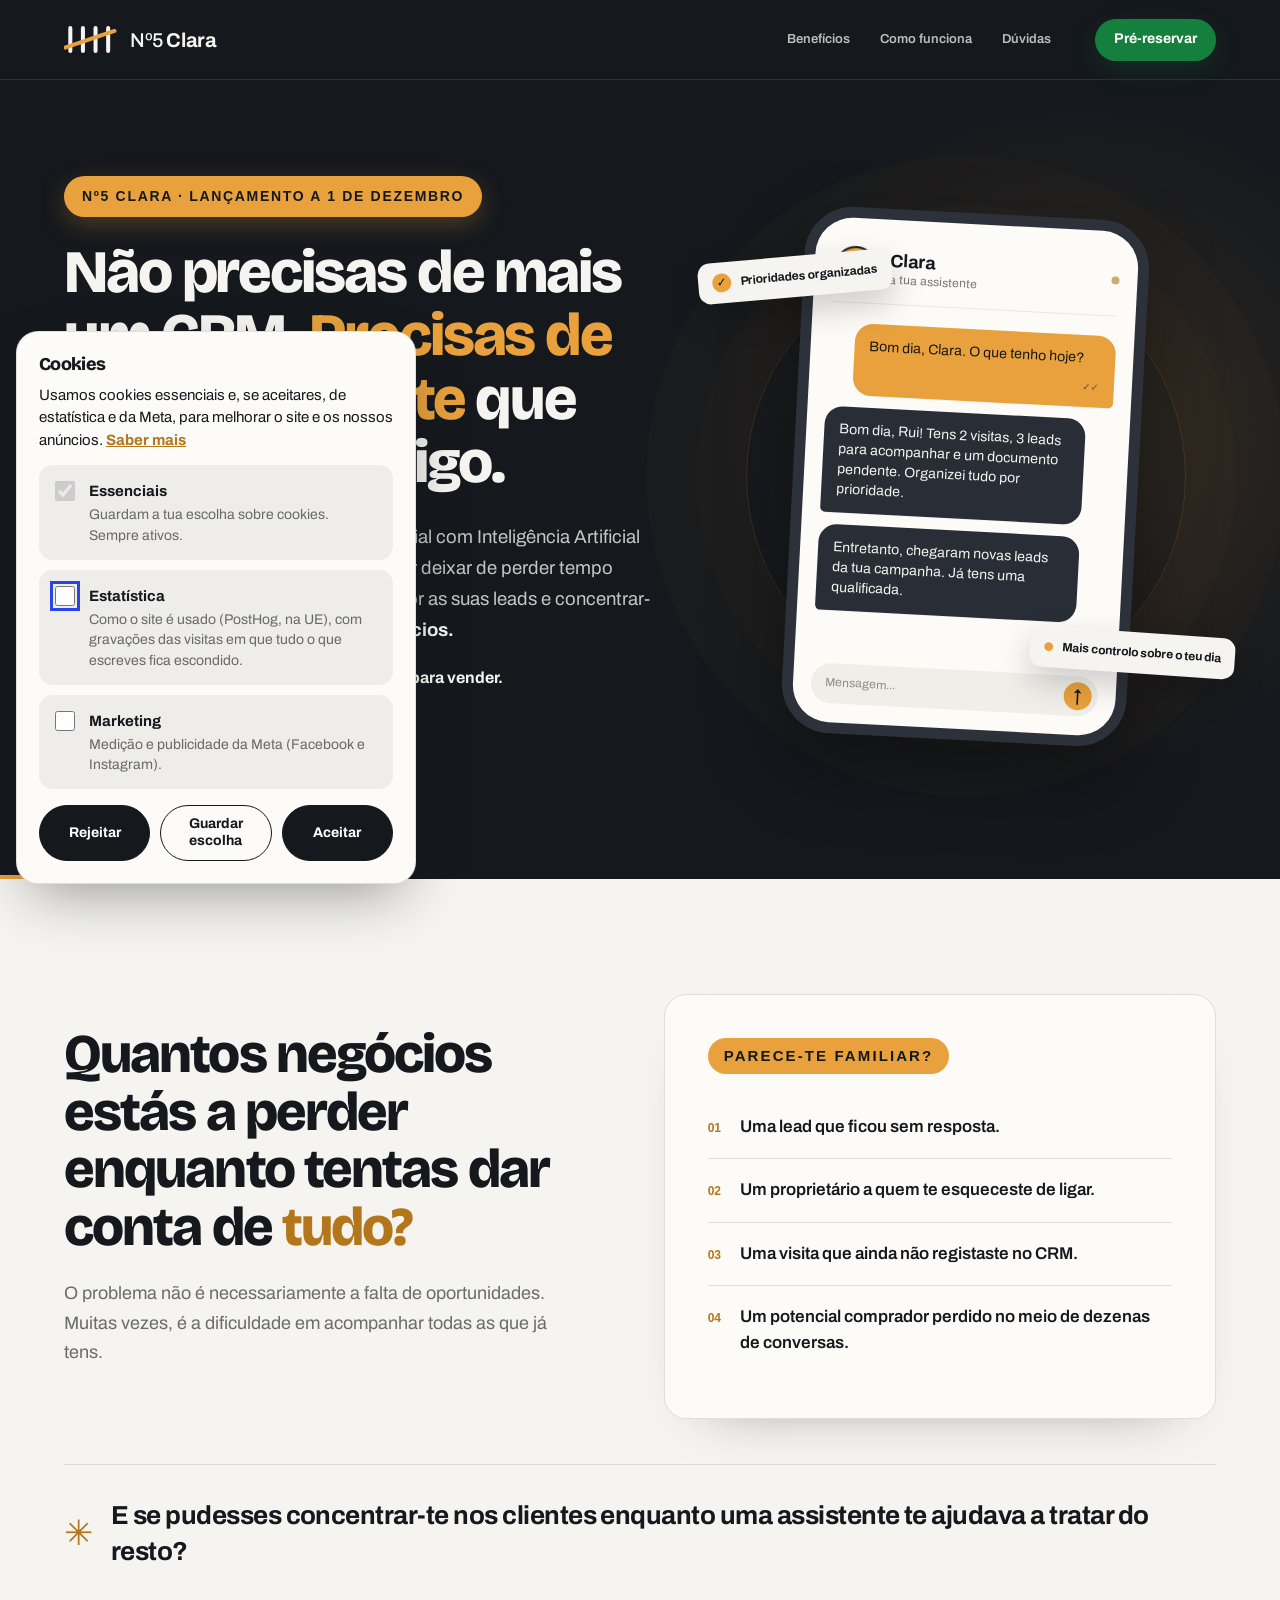
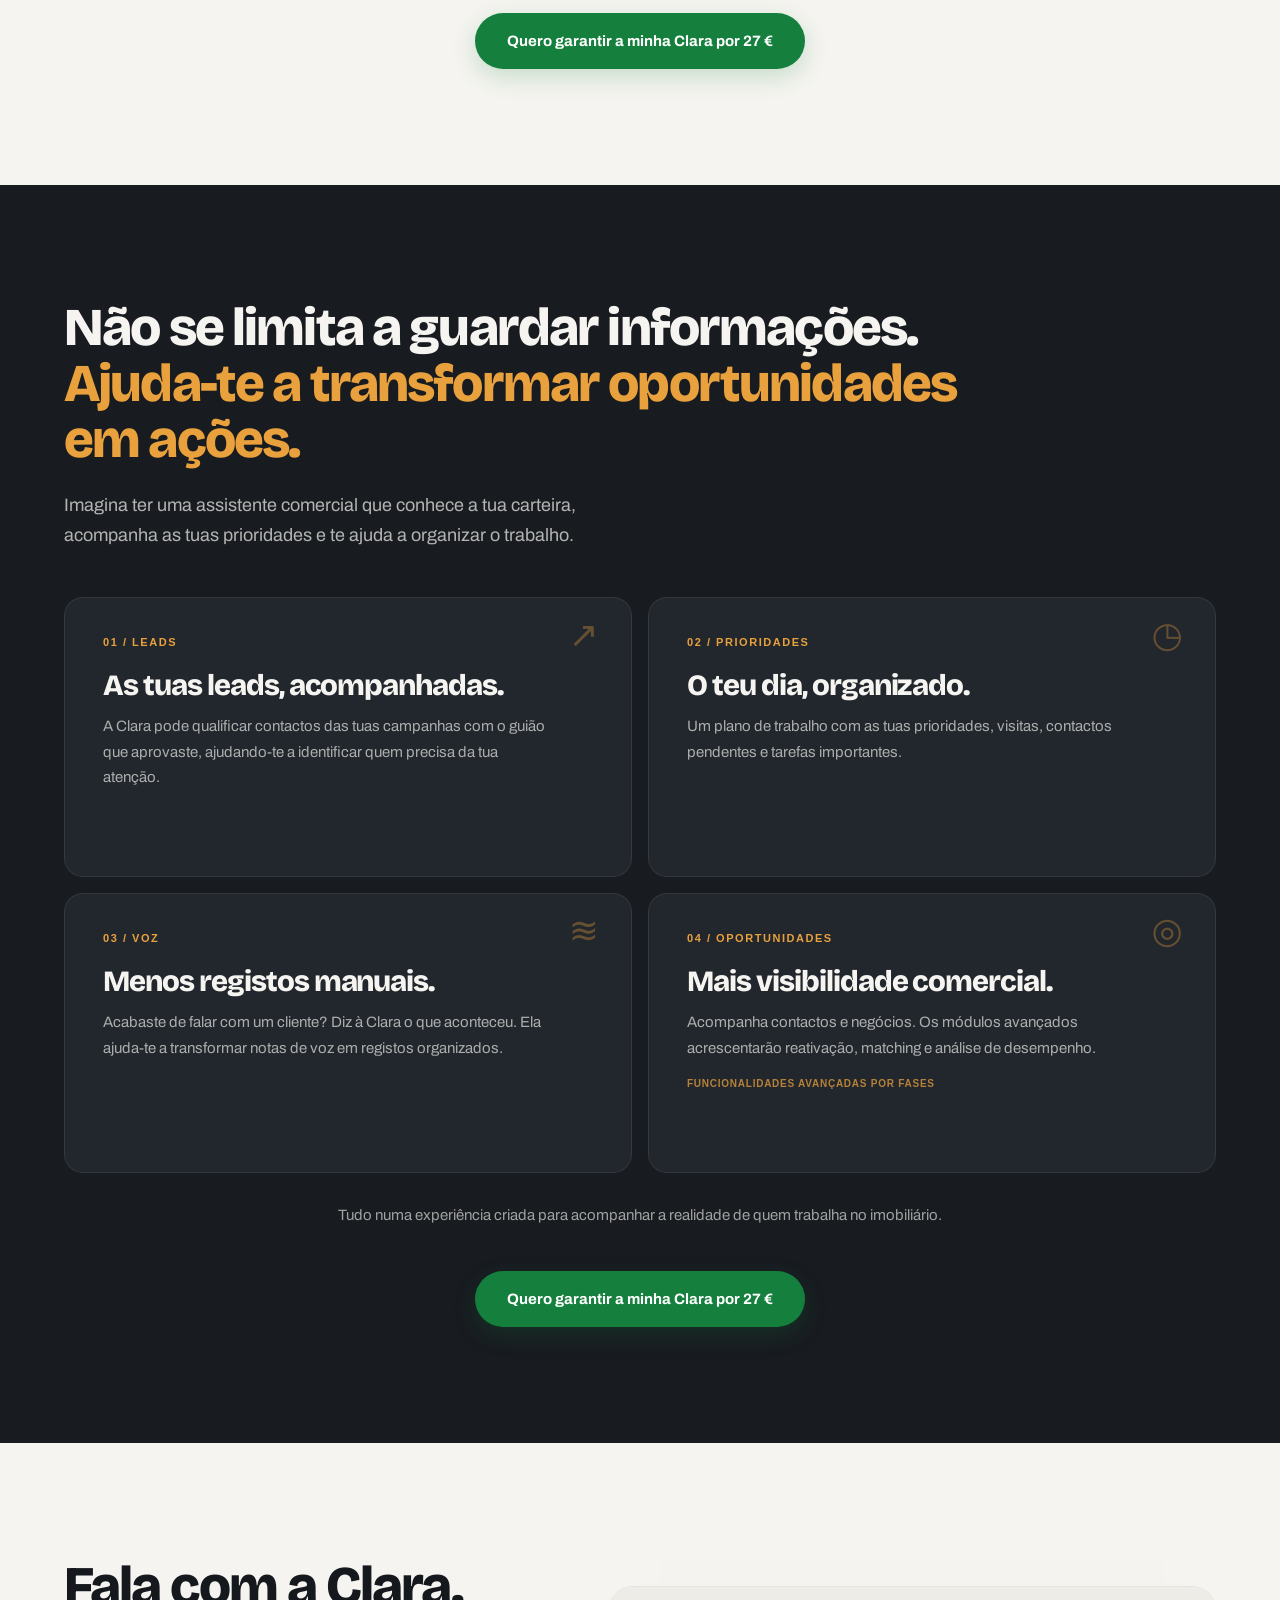
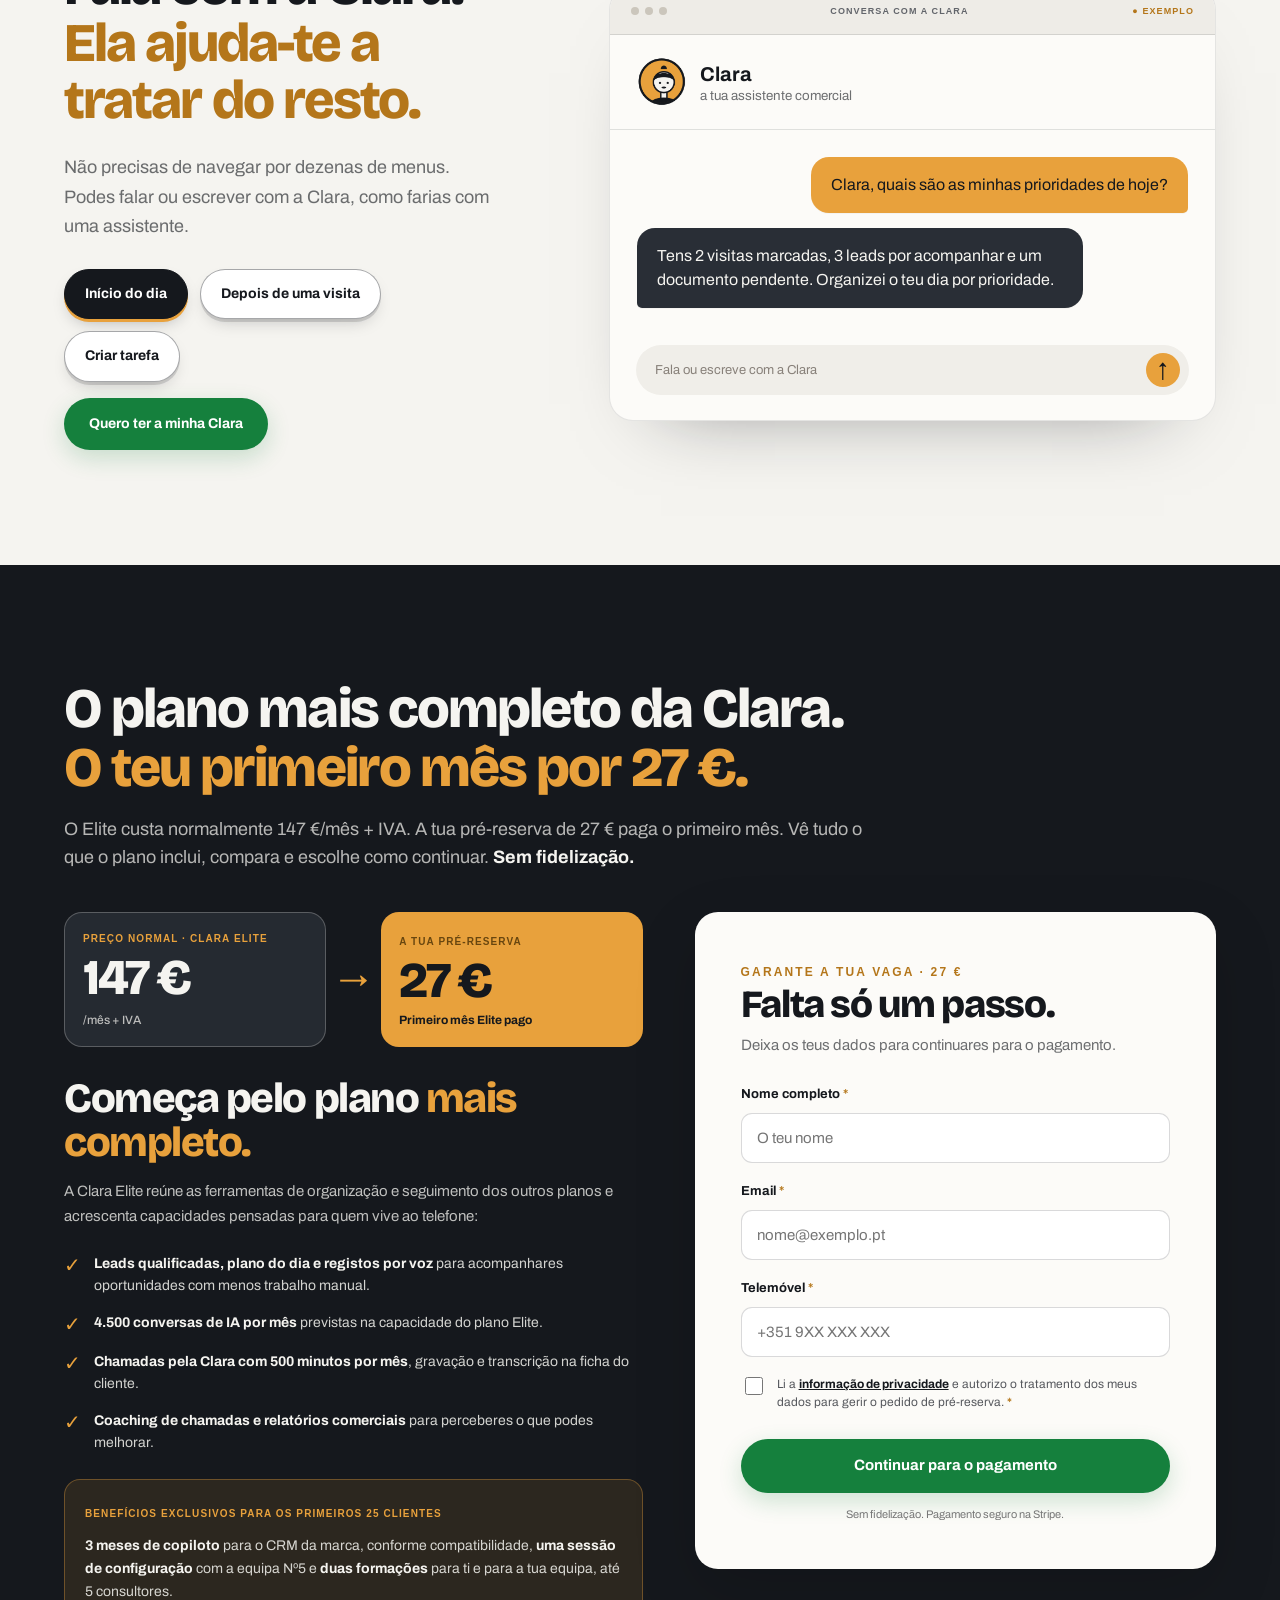
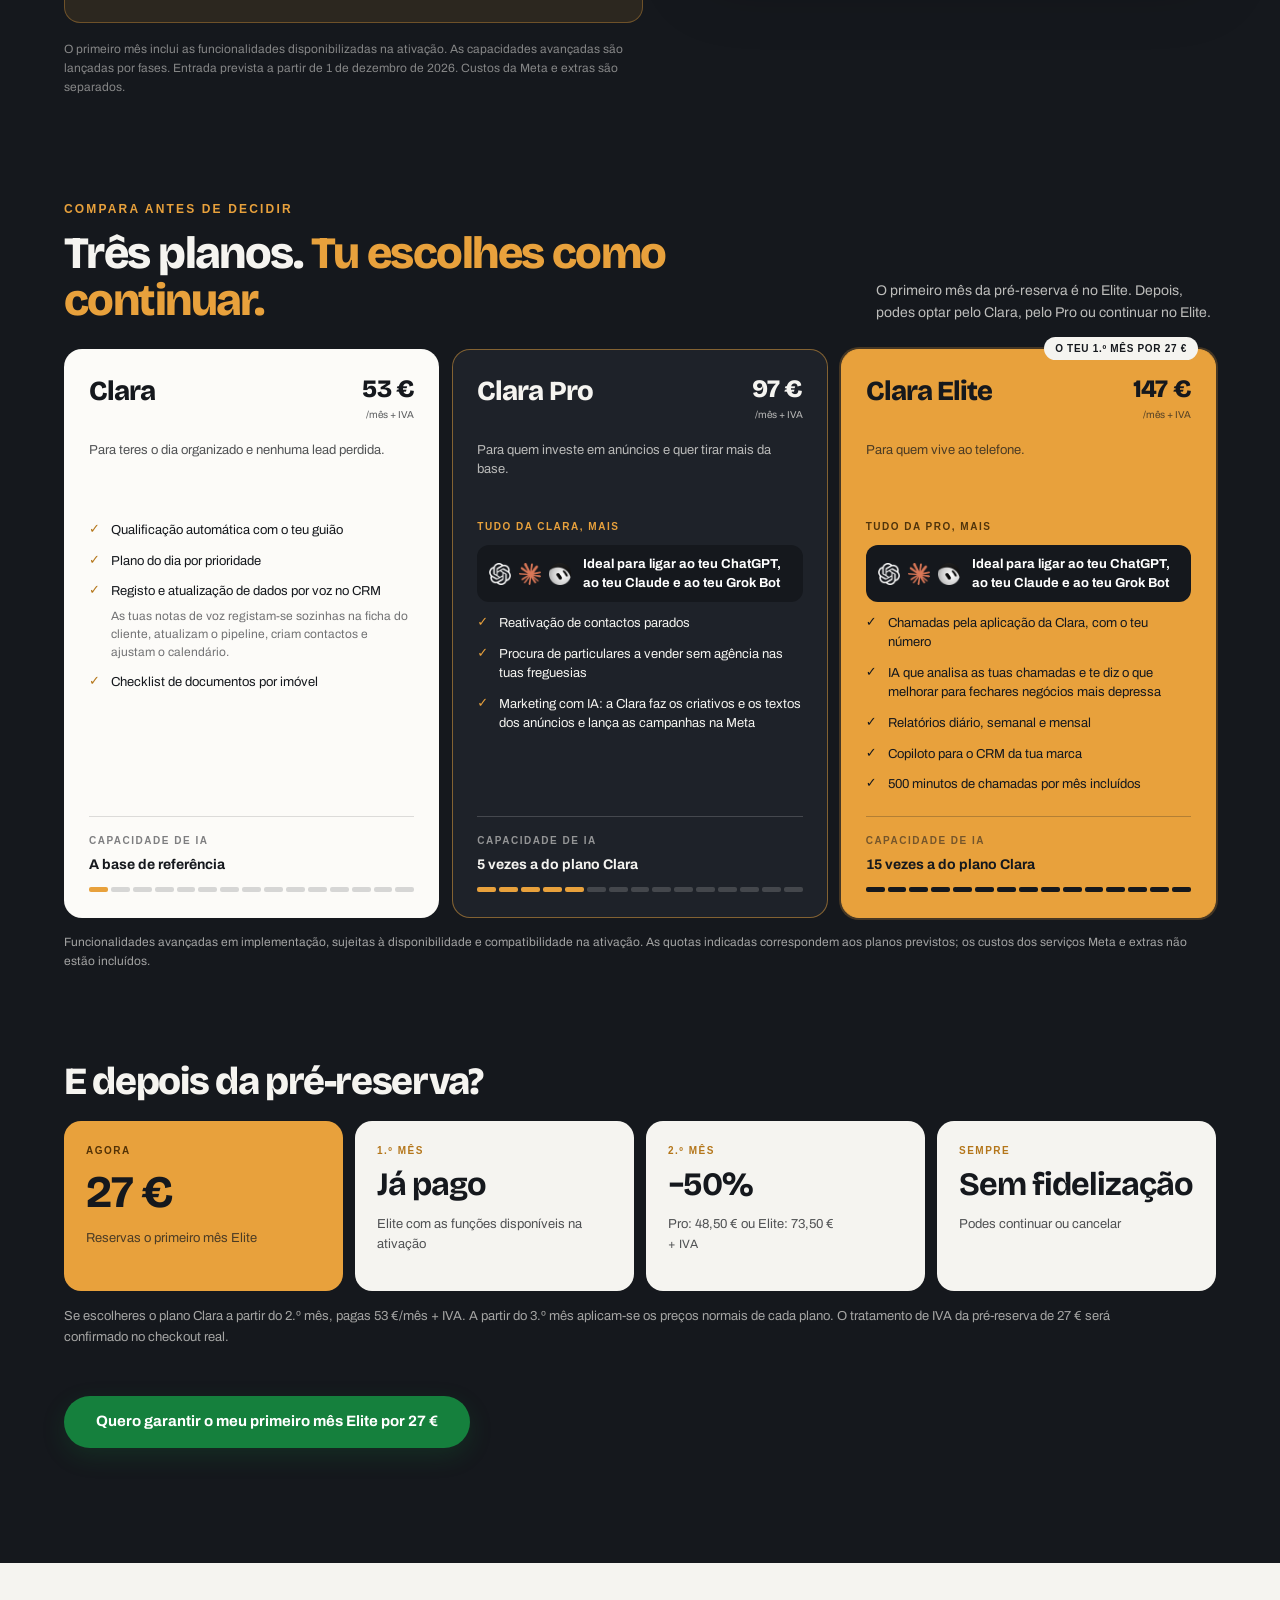
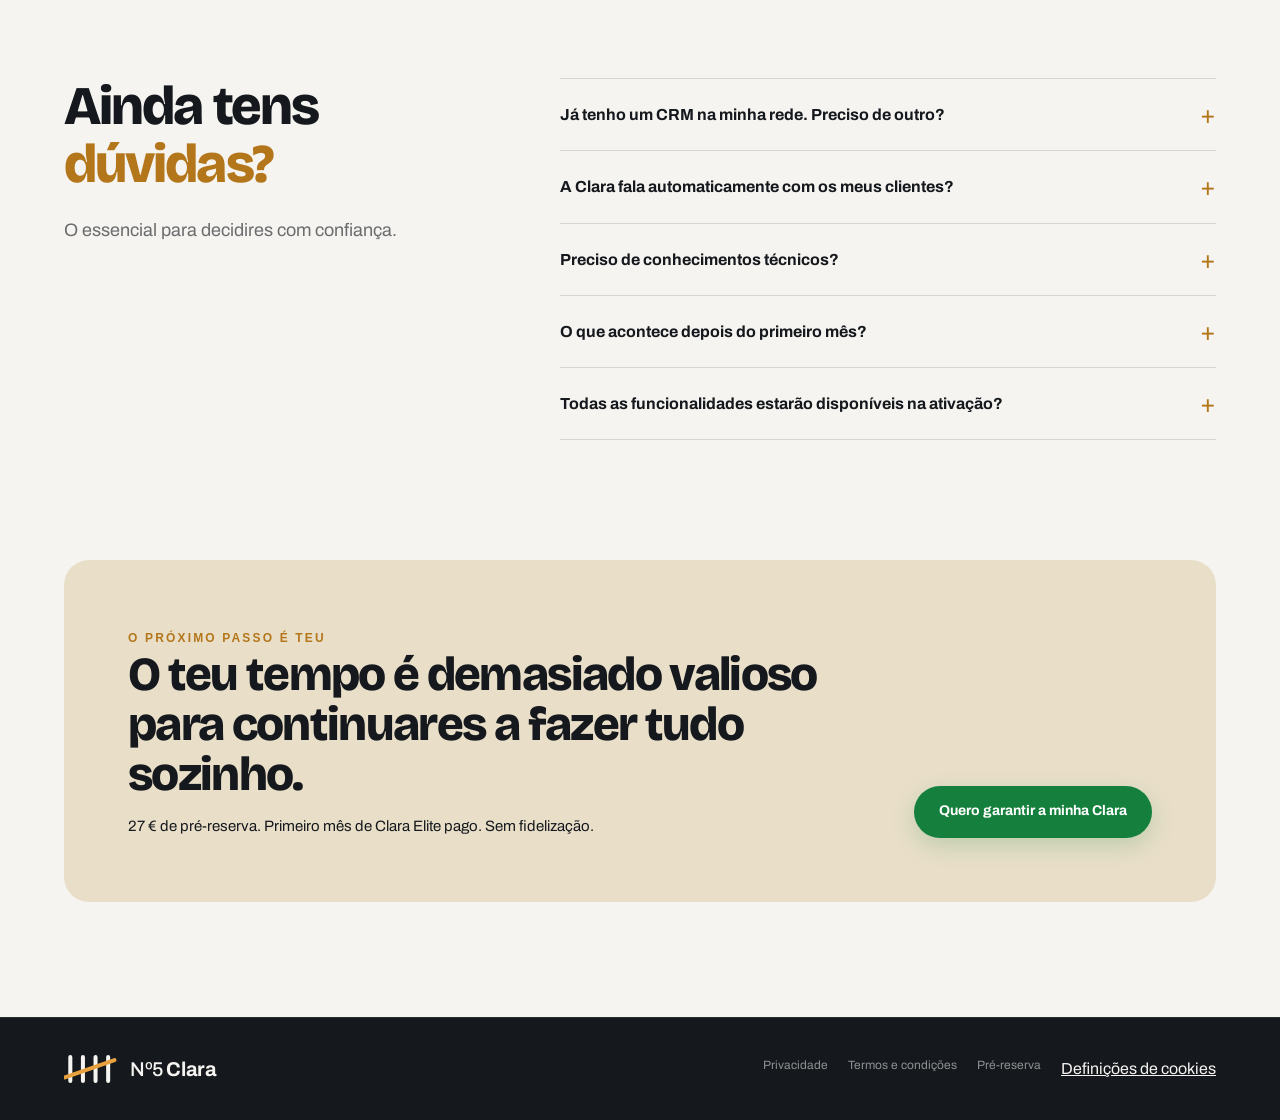
<file: index.html>
<!doctype html>
<html lang="pt-PT">
<head>
  <meta charset="utf-8">
  <meta name="viewport" content="width=device-width, initial-scale=1">
  <meta name="theme-color" content="#15181D">
  <meta name="description" content="A Nº5 Clara é a assistente comercial inteligente criada para consultores imobiliários. Garante a pré-reserva de fundador por 27 €. Sem fidelização.">
  <meta property="og:type" content="website">
  <meta property="og:title" content="Nº5 Clara | A tua assistente comercial inteligente">
  <meta property="og:description" content="Não precisas de mais um CRM. Precisas de uma assistente que trabalhe contigo.">
  <meta property="og:image" content="assets/partilha-clara.png">
  <title>Nº5 Clara | Pré-reserva de lançamento</title>
  <link rel="icon" type="image/svg+xml" href="assets/favicon.svg">
  <link rel="preload" href="assets/clara-avatar.png" as="image" fetchpriority="high">
  <link rel="preconnect" href="https://fonts.googleapis.com">
  <link rel="preconnect" href="https://fonts.gstatic.com" crossorigin>
  <link href="https://fonts.googleapis.com/css2?family=Archivo:wght@400;500;600;700&family=Bricolage+Grotesque:opsz,wght@12..96,700;12..96,800&display=swap" rel="stylesheet">
  <link rel="stylesheet" href="styles.css">
  <script src="app.js" defer></script>
</head>
<body data-page="landing">
  <a class="skip-link" href="#conteudo">Saltar para o conteúdo</a>
  <header class="site-header">
    <div class="shell header-row">
      <a class="brand" href="index.html" aria-label="Nº5 Clara, página inicial">
        <img src="assets/simbolo-fundo-escuro.svg" width="53" height="28" alt="" aria-hidden="true">
        <span>Nº5 <strong>Clara</strong></span>
      </a>
      <nav class="header-nav" aria-label="Navegação principal">
        <a href="#beneficios">Benefícios</a>
        <a href="#demonstracao">Como funciona</a>
        <a href="#perguntas">Dúvidas</a>
      </nav>
      <a class="btn btn-small" href="#reserva">Pré-reservar</a>
    </div>
  </header>

  <main id="conteudo">
    <!-- 01: HERO -->
    <section class="hero dark" id="inicio" aria-labelledby="hero-title">
      <div class="shell hero-layout">
        <div class="hero-copy">
          <p class="eyebrow light hero-launch">Nº5 CLARA · LANÇAMENTO A 1 DE DEZEMBRO</p>
          <h1 id="hero-title">Não precisas de mais um CRM. <span class="accent">Precisas de uma assistente</span> que trabalhe contigo.</h1>
          <p class="hero-lead">Conhece a <strong>Nº5 Clara</strong>, a assistente comercial com Inteligência Artificial criada para o consultor imobiliário que quer deixar de perder tempo com tarefas repetitivas, acompanhar melhor as suas leads e concentrar-se no que realmente importa: <strong>fechar negócios.</strong></p>
          <p class="hero-strap">Menos tarefas. Mais organização. Mais tempo para vender.</p>
          <a class="btn btn-xl" href="#reserva">Quero garantir a minha Clara por 27 €</a>
        </div>
        <div class="hero-visual" aria-label="Exemplo ilustrativo de conversa com a assistente Clara">
          <div class="hero-halo" aria-hidden="true"></div>
          <div class="floating-note float-top"><span class="note-mark">✓</span><span>Prioridades organizadas</span></div>
          <div class="phone-frame">
            <div class="phone-inside">
              <div class="chat-header">
                <img src="assets/clara-avatar.png" width="46" height="46" alt="Avatar da Clara">
                <div><strong>Clara</strong><span>a tua assistente</span></div>
                <span class="online-indicator" aria-hidden="true"></span>
              </div>
              <div class="phone-chat">
                <div class="bubble bubble-user">Bom dia, Clara. O que tenho hoje? <span class="checkmark">✓✓</span></div>
                <div class="bubble bubble-assistant">Bom dia, Rui! Tens 2 visitas, 3 leads para acompanhar e um documento pendente. Organizei tudo por prioridade.</div>
                <div class="bubble bubble-assistant">Entretanto, chegaram novas leads da tua campanha. Já tens uma qualificada.</div>
              </div>
              <div class="chat-input" aria-hidden="true"><span>Mensagem...</span><span class="chat-send">↑</span></div>
            </div>
          </div>
          <div class="floating-note float-bottom"><span class="note-dot"></span><span>Mais controlo sobre o teu dia</span></div>
        </div>
      </div>
      <div class="hero-bottom-line" aria-hidden="true"></div>
    </section>

    <!-- 02: IDENTIFICAÇÃO -->
    <section class="section light" id="problema" aria-labelledby="problema-title">
      <div class="shell pain-layout">
        <div class="section-intro">
          <h2 id="problema-title">Quantos negócios estás a perder enquanto tentas dar conta de <em>tudo?</em></h2>
          <p>O problema não é necessariamente a falta de oportunidades. Muitas vezes, é a dificuldade em acompanhar todas as que já tens.</p>
        </div>
        <div class="pain-panel">
          <p class="pain-label">PARECE-TE FAMILIAR?</p>
          <ul class="pain-list">
            <li><span>01</span>Uma lead que ficou sem resposta.</li>
            <li><span>02</span>Um proprietário a quem te esqueceste de ligar.</li>
            <li><span>03</span>Uma visita que ainda não registaste no CRM.</li>
            <li><span>04</span>Um potencial comprador perdido no meio de dezenas de conversas.</li>
          </ul>
        </div>
      </div>
      <div class="shell section-bottom-statement"><span class="statement-star" aria-hidden="true">✳</span> E se pudesses concentrar-te nos clientes enquanto uma assistente te ajudava a tratar do resto?</div>
    <div class="shell section-cta"><a class="btn" href="#reserva">Quero garantir a minha Clara por 27 €</a></div>
    </section>

    <!-- 03: BENEFÍCIOS -->
    <section class="section dark benefits-section" id="beneficios" aria-labelledby="beneficios-title">
      <div class="shell">
        <div class="section-intro intro-wide">
          <h2 id="beneficios-title">Não se limita a guardar informações. <span class="accent">Ajuda-te a transformar oportunidades em ações.</span></h2>
          <p>Imagina ter uma assistente comercial que conhece a tua carteira, acompanha as tuas prioridades e te ajuda a organizar o trabalho.</p>
        </div>
        <div class="benefit-grid">
          <article class="benefit-card"><span class="benefit-index">01 / LEADS</span><div class="benefit-symbol" aria-hidden="true">↗</div><h3>As tuas leads, acompanhadas.</h3><p>A Clara pode qualificar contactos das tuas campanhas com o guião que aprovaste, ajudando-te a identificar quem precisa da tua atenção.</p></article>
          <article class="benefit-card"><span class="benefit-index">02 / PRIORIDADES</span><div class="benefit-symbol" aria-hidden="true">◷</div><h3>O teu dia, organizado.</h3><p>Um plano de trabalho com as tuas prioridades, visitas, contactos pendentes e tarefas importantes.</p></article>
          <article class="benefit-card"><span class="benefit-index">03 / VOZ</span><div class="benefit-symbol" aria-hidden="true">≋</div><h3>Menos registos manuais.</h3><p>Acabaste de falar com um cliente? Diz à Clara o que aconteceu. Ela ajuda-te a transformar notas de voz em registos organizados.</p></article>
          <article class="benefit-card"><span class="benefit-index">04 / OPORTUNIDADES</span><div class="benefit-symbol" aria-hidden="true">◎</div><h3>Mais visibilidade comercial.</h3><p>Acompanha contactos e negócios. Os módulos avançados acrescentarão reativação, matching e análise de desempenho.</p><span class="future-tag">FUNCIONALIDADES AVANÇADAS POR FASES</span></article>
        </div>
        <p class="benefits-footnote">Tudo numa experiência criada para acompanhar a realidade de quem trabalha no imobiliário.</p>
      </div>
    <div class="shell section-cta"><a class="btn" href="#reserva">Quero garantir a minha Clara por 27 €</a></div>
    </section>

    <!-- 04: DEMONSTRAÇÃO -->
    <section class="section light demo-section" id="demonstracao" aria-labelledby="demo-title">
      <div class="shell demo-layout">
        <div class="section-intro demo-copy">
          <h2 id="demo-title">Fala com a Clara. <em>Ela ajuda-te a tratar do resto.</em></h2>
          <p>Não precisas de navegar por dezenas de menus. Podes falar ou escrever com a Clara, como farias com uma assistente.</p>
          <div class="demo-tabs" role="group" aria-label="Escolher exemplo de conversa">
            <button type="button" class="demo-tab active" data-demo="dia" aria-pressed="true">Início do dia</button>
            <button type="button" class="demo-tab" data-demo="visita" aria-pressed="false">Depois de uma visita</button>
            <button type="button" class="demo-tab" data-demo="tarefa" aria-pressed="false">Criar tarefa</button>
          </div>
          <a class="btn" href="#reserva">Quero ter a minha Clara</a>
        </div>
        <div class="demo-screen">
          <div class="demo-window-top"><span class="window-dots"><i></i><i></i><i></i></span><span>CONVERSA COM A CLARA</span><span class="window-status">● EXEMPLO</span></div>
          <div class="demo-profile"><img src="assets/clara-avatar.png" width="52" height="52" alt="Avatar da Clara"><span><strong>Clara</strong><small>a tua assistente comercial</small></span></div>
          <div class="demo-conversation" aria-live="polite" aria-atomic="true">
            <div class="bubble bubble-user" id="demo-user">Clara, quais são as minhas prioridades de hoje?</div>
            <div class="bubble bubble-assistant" id="demo-assistant">Tens 2 visitas marcadas, 3 leads por acompanhar e um documento pendente. Organizei o teu dia por prioridade.</div>
          </div>
          <div class="demo-composer" aria-hidden="true">Fala ou escreve com a Clara <span>↑</span></div>
        </div>
      </div>
    </section>

    <!-- 05: OFERTA ELITE + COMPARAÇÃO + FORMULÁRIO -->
    <section class="section offer-section dark" id="reserva" aria-labelledby="offer-title">
      <div class="shell">
        <div class="offer-head">
          <h2 id="offer-title">O plano mais completo da Clara.<br><span class="accent">O teu primeiro mês por 27 €.</span></h2>
          <p>O Elite custa normalmente 147 €/mês + IVA. A tua pré-reserva de 27 € paga o primeiro mês. Vê tudo o que o plano inclui, compara e escolhe como continuar. <strong>Sem fidelização.</strong></p>
        </div>

        <div class="offer-lower">
          <div class="offer-reasons">
            <div class="elite-price-comparison" aria-label="Comparação de preço Clara Elite e pré-reserva">
              <div class="elite-price-regular">
                <span class="price-eyebrow">PREÇO NORMAL · CLARA ELITE</span>
                <div class="price-figure">147 € <small>/mês + IVA</small></div>
              </div>
              <span class="price-divider" aria-hidden="true">→</span>
              <div class="elite-price-founder">
                <span class="price-eyebrow">A TUA PRÉ-RESERVA</span>
                <div class="price-figure">27 €</div>
                <span class="price-caption">Primeiro mês Elite pago</span>
              </div>
            </div>
            <h3>Começa pelo plano <span class="accent">mais completo.</span></h3>
            <p class="elite-intro">A Clara Elite reúne as ferramentas de organização e seguimento dos outros planos e acrescenta capacidades pensadas para quem vive ao telefone:</p>
            <ul class="check-list elite-perks">
              <li><span class="tick">✓</span><span><strong>Leads qualificadas, plano do dia e registos por voz</strong> para acompanhares oportunidades com menos trabalho manual.</span></li>
              <li><span class="tick">✓</span><span><strong>4.500 conversas de IA por mês</strong> previstas na capacidade do plano Elite.</span></li>
              <li><span class="tick">✓</span><span><strong>Chamadas pela Clara com 500 minutos por mês</strong>, gravação e transcrição na ficha do cliente.</span></li>
              <li><span class="tick">✓</span><span><strong>Coaching de chamadas e relatórios comerciais</strong> para perceberes o que podes melhorar.</span></li>
            </ul>
            <div class="founder-extras">
              <span class="price-eyebrow">BENEFÍCIOS EXCLUSIVOS PARA OS PRIMEIROS 25 CLIENTES</span>
              <p><strong>3 meses de copiloto</strong> para o CRM da marca, conforme compatibilidade, <strong>uma sessão de configuração</strong> com a equipa Nº5 e <strong>duas formações</strong> para ti e para a tua equipa, até 5 consultores.</p>
            </div>
            <p class="fineprint">O primeiro mês inclui as funcionalidades disponibilizadas na ativação. As capacidades avançadas são lançadas por fases. Entrada prevista a partir de 1 de dezembro de 2026. Custos da Meta e extras são separados.</p>
          </div>
          <div class="form-card" id="formulario">
            <div class="form-card-head"><span class="eyebrow">GARANTE A TUA VAGA · 27 €</span><h3>Falta só um passo.</h3><p>Deixa os teus dados para continuares para o pagamento.</p></div>
            <form id="lead-form" novalidate>
              <div class="form-field"><label for="lead-name">Nome completo <span>*</span></label><input id="lead-name" name="nome" type="text" autocomplete="name" required maxlength="120" placeholder="O teu nome" aria-describedby="error-name"><small class="field-error" id="error-name" aria-live="polite"></small></div>
              <div class="form-field"><label for="lead-email">Email <span>*</span></label><input id="lead-email" name="email" type="email" autocomplete="email" inputmode="email" required maxlength="180" placeholder="nome@exemplo.pt" aria-describedby="error-email"><small class="field-error" id="error-email" aria-live="polite"></small></div>
              <div class="form-field"><label for="lead-phone">Telemóvel <span>*</span></label><input id="lead-phone" name="telefone" type="tel" autocomplete="tel" inputmode="tel" required maxlength="24" placeholder="+351 9XX XXX XXX" aria-describedby="error-phone"><small class="field-error" id="error-phone" aria-live="polite"></small></div>
              <label class="consent"><input type="checkbox" name="consentimento" id="consent" required><span>Li a <a href="privacidade.html" target="_blank" rel="noopener">informação de privacidade</a> e autorizo o tratamento dos meus dados para gerir o pedido de pré-reserva. <strong>*</strong></span></label>
              <small class="field-error" id="error-consent" aria-live="polite"></small>
              <p class="form-alert" id="form-alert" role="alert" hidden></p>
              <button class="btn btn-submit" type="submit">Continuar para o pagamento</button>
              <p class="safe-note">Sem fidelização. Pagamento seguro na Stripe.</p>
            </form>
          </div>
        </div>

        <div class="compare-section" id="comparar-planos" aria-labelledby="compare-title">
          <div class="compare-intro">
            <div><p class="eyebrow light">COMPARA ANTES DE DECIDIR</p><h3 id="compare-title">Três planos. <span class="accent">Tu escolhes como continuar.</span></h3></div>
            <p>O primeiro mês da pré-reserva é no Elite. Depois, podes optar pelo Clara, pelo Pro ou continuar no Elite.</p>
          </div>
          <div class="plan-comparison">
            <article class="plan-card" aria-labelledby="plan-base-title">
              <div class="plan-card-top"><h4 id="plan-base-title">Clara</h4><div class="plan-cost"><strong>53 €</strong><span>/mês + IVA</span></div></div>
              <p class="plan-tagline">Para teres o dia organizado e nenhuma lead perdida.</p>
              
              <ul><li>Qualificação automática com o teu guião</li><li>Plano do dia por prioridade</li><li>Registo e atualização de dados por voz no CRM<small class="plan-sub">As tuas notas de voz registam-se sozinhas na ficha do cliente, atualizam o pipeline, criam contactos e ajustam o calendário.</small></li><li>Checklist de documentos por imóvel</li></ul>
              <div class="plan-capacity"><p class="plan-includes">CAPACIDADE DE IA</p><strong>A base de referência</strong><span class="cap-bar" aria-hidden="true"><i class="on"></i><i class=""></i><i class=""></i><i class=""></i><i class=""></i><i class=""></i><i class=""></i><i class=""></i><i class=""></i><i class=""></i><i class=""></i><i class=""></i><i class=""></i><i class=""></i><i class=""></i></span></div>
            </article>
            <article class="plan-card pro" aria-labelledby="plan-pro-title">
              <div class="plan-card-top"><h4 id="plan-pro-title">Clara Pro</h4><div class="plan-cost"><strong>97 €</strong><span>/mês + IVA</span></div></div>
              <p class="plan-tagline">Para quem investe em anúncios e quer tirar mais da base.</p>
              <p class="plan-includes">TUDO DA CLARA, MAIS</p>
              <ul><li class="plan-integrations"><span class="ai-icons" aria-hidden="true"><img src="assets/logo-openai.png" alt="" width="22" height="22" loading="lazy"><img src="assets/logo-claude.png" alt="" width="22" height="22" loading="lazy"><img src="assets/logo-grok.png" alt="" width="22" height="22" loading="lazy"></span><strong>Ideal para ligar ao teu ChatGPT, ao teu Claude e ao teu Grok Bot</strong></li><li>Reativação de contactos parados</li><li>Procura de particulares a vender sem agência nas tuas freguesias</li><li>Marketing com IA: a Clara faz os criativos e os textos dos anúncios e lança as campanhas na Meta</li></ul>
              <div class="plan-capacity"><p class="plan-includes">CAPACIDADE DE IA</p><strong>5 vezes a do plano Clara</strong><span class="cap-bar" aria-hidden="true"><i class="on"></i><i class="on"></i><i class="on"></i><i class="on"></i><i class="on"></i><i class=""></i><i class=""></i><i class=""></i><i class=""></i><i class=""></i><i class=""></i><i class=""></i><i class=""></i><i class=""></i><i class=""></i></span></div>
            </article>
            <article class="plan-card featured" aria-labelledby="plan-elite-title">
              <span class="featured-label">O TEU 1.º MÊS POR 27 €</span><div class="plan-card-top"><h4 id="plan-elite-title">Clara Elite</h4><div class="plan-cost"><strong>147 €</strong><span>/mês + IVA</span></div></div>
              <p class="plan-tagline">Para quem vive ao telefone.</p>
              <p class="plan-includes">TUDO DA PRO, MAIS</p>
              <ul><li class="plan-integrations"><span class="ai-icons" aria-hidden="true"><img src="assets/logo-openai.png" alt="" width="22" height="22" loading="lazy"><img src="assets/logo-claude.png" alt="" width="22" height="22" loading="lazy"><img src="assets/logo-grok.png" alt="" width="22" height="22" loading="lazy"></span><strong>Ideal para ligar ao teu ChatGPT, ao teu Claude e ao teu Grok Bot</strong></li><li>Chamadas pela aplicação da Clara, com o teu número</li><li>IA que analisa as tuas chamadas e te diz o que melhorar para fechares negócios mais depressa</li><li>Relatórios diário, semanal e mensal</li><li>Copiloto para o CRM da tua marca</li><li>500 minutos de chamadas por mês incluídos</li></ul>
              <div class="plan-capacity"><p class="plan-includes">CAPACIDADE DE IA</p><strong>15 vezes a do plano Clara</strong><span class="cap-bar" aria-hidden="true"><i class="on"></i><i class="on"></i><i class="on"></i><i class="on"></i><i class="on"></i><i class="on"></i><i class="on"></i><i class="on"></i><i class="on"></i><i class="on"></i><i class="on"></i><i class="on"></i><i class="on"></i><i class="on"></i><i class="on"></i></span></div>
            </article>
          </div>
          <p class="compare-footnote">Funcionalidades avançadas em implementação, sujeitas à disponibilidade e compatibilidade na ativação. As quotas indicadas correspondem aos planos previstos; os custos dos serviços Meta e extras não estão incluídos.</p>
        </div>

        <div class="offer-timeline" aria-labelledby="timeline-title">
          <h3 id="timeline-title">E depois da pré-reserva?</h3>
          <div class="offer-steps" aria-label="Como funciona a oferta de lançamento">
            <div class="step-card emphasis"><span class="step-eyebrow">AGORA</span><strong class="step-price">27 €</strong><span class="step-desc">Reservas o primeiro mês Elite</span></div>
            <div class="step-card"><span class="step-eyebrow">1.º MÊS</span><strong>Já pago</strong><span class="step-desc">Elite com as funções disponíveis na ativação</span></div>
            <div class="step-card"><span class="step-eyebrow">2.º MÊS</span><strong>−50%</strong><span class="step-desc">Pro: 48,50 € ou Elite: 73,50 € <small>+ IVA</small></span></div>
            <div class="step-card"><span class="step-eyebrow">SEMPRE</span><strong>Sem fidelização</strong><span class="step-desc">Podes continuar ou cancelar</span></div>
          </div>
          <p class="offer-plan-note">Se escolheres o plano Clara a partir do 2.º mês, pagas 53 €/mês + IVA. A partir do 3.º mês aplicam-se os preços normais de cada plano. O tratamento de IVA da pré-reserva de 27 € será confirmado no checkout real.</p>
          <a class="btn offer-bottom-cta" href="#formulario">Quero garantir o meu primeiro mês Elite por 27 €</a>
        </div>
      </div>
    </section>

    <!-- 06: FAQ -->
    <section class="section light faq-section" id="perguntas" aria-labelledby="faq-title">
      <div class="shell faq-layout">
        <div class="section-intro"><h2 id="faq-title">Ainda tens <em>dúvidas?</em></h2><p>O essencial para decidires com confiança.</p></div>
        <div class="faq-items">
          <details><summary>Já tenho um CRM na minha rede. Preciso de outro?</summary><p>A Clara foi concebida para trabalhar ao lado das ferramentas que já utilizas. O copiloto poderá ajudar a preparar registos no CRM da tua marca, conforme a compatibilidade disponível.</p></details>
          <details><summary>A Clara fala automaticamente com os meus clientes?</summary><p>Pode qualificar leads dentro dos guiões que aprovaste. Determinadas mensagens e ações exigem sempre a tua confirmação.</p></details>
          <details><summary>Preciso de conhecimentos técnicos?</summary><p>Não. A Clara foi criada para ser utilizada através de conversas simples por texto ou voz.</p></details>
          <details><summary>O que acontece depois do primeiro mês?</summary><p>Podes escolher o plano que preferires ou cancelar. Não existe fidelização. O segundo mês tem condições especiais para quem continuar no Pro ou no Elite.</p></details>
          <details><summary>Todas as funcionalidades estarão disponíveis na ativação?</summary><p>A Clara está a ser disponibilizada por fases. As funcionalidades avançadas e integrações seguem o calendário de implementação, que será comunicado aos fundadores.</p></details>
        </div>
      </div>
      <div class="shell closing-panel">
        <div><span class="eyebrow">O PRÓXIMO PASSO É TEU</span><h2>O teu tempo é demasiado valioso para continuares a fazer tudo sozinho.</h2><p>27 € de pré-reserva. Primeiro mês de Clara Elite pago. Sem fidelização.</p></div>
        <a class="btn" href="#formulario">Quero garantir a minha Clara</a>
      </div>
    </section>
  </main>

  <footer class="site-footer dark"><div class="shell footer-row"><div class="brand footer-brand"><img src="assets/simbolo-fundo-escuro.svg" width="50" height="27" alt="" aria-hidden="true"><span>Nº5 <strong>Clara</strong></span></div><div class="footer-links"><a href="privacidade.html">Privacidade</a><a href="termos.html">Termos e condições</a><a href="#formulario">Pré-reserva</a></div></div></footer>
  <a class="sticky-mobile-cta" href="#reserva">Garantir pré-reserva · 27 €</a>
<script src="cookies.js" defer></script><script src="pixel.js" defer></script><script src="posthog.js" defer></script></body>
</html>
</file>
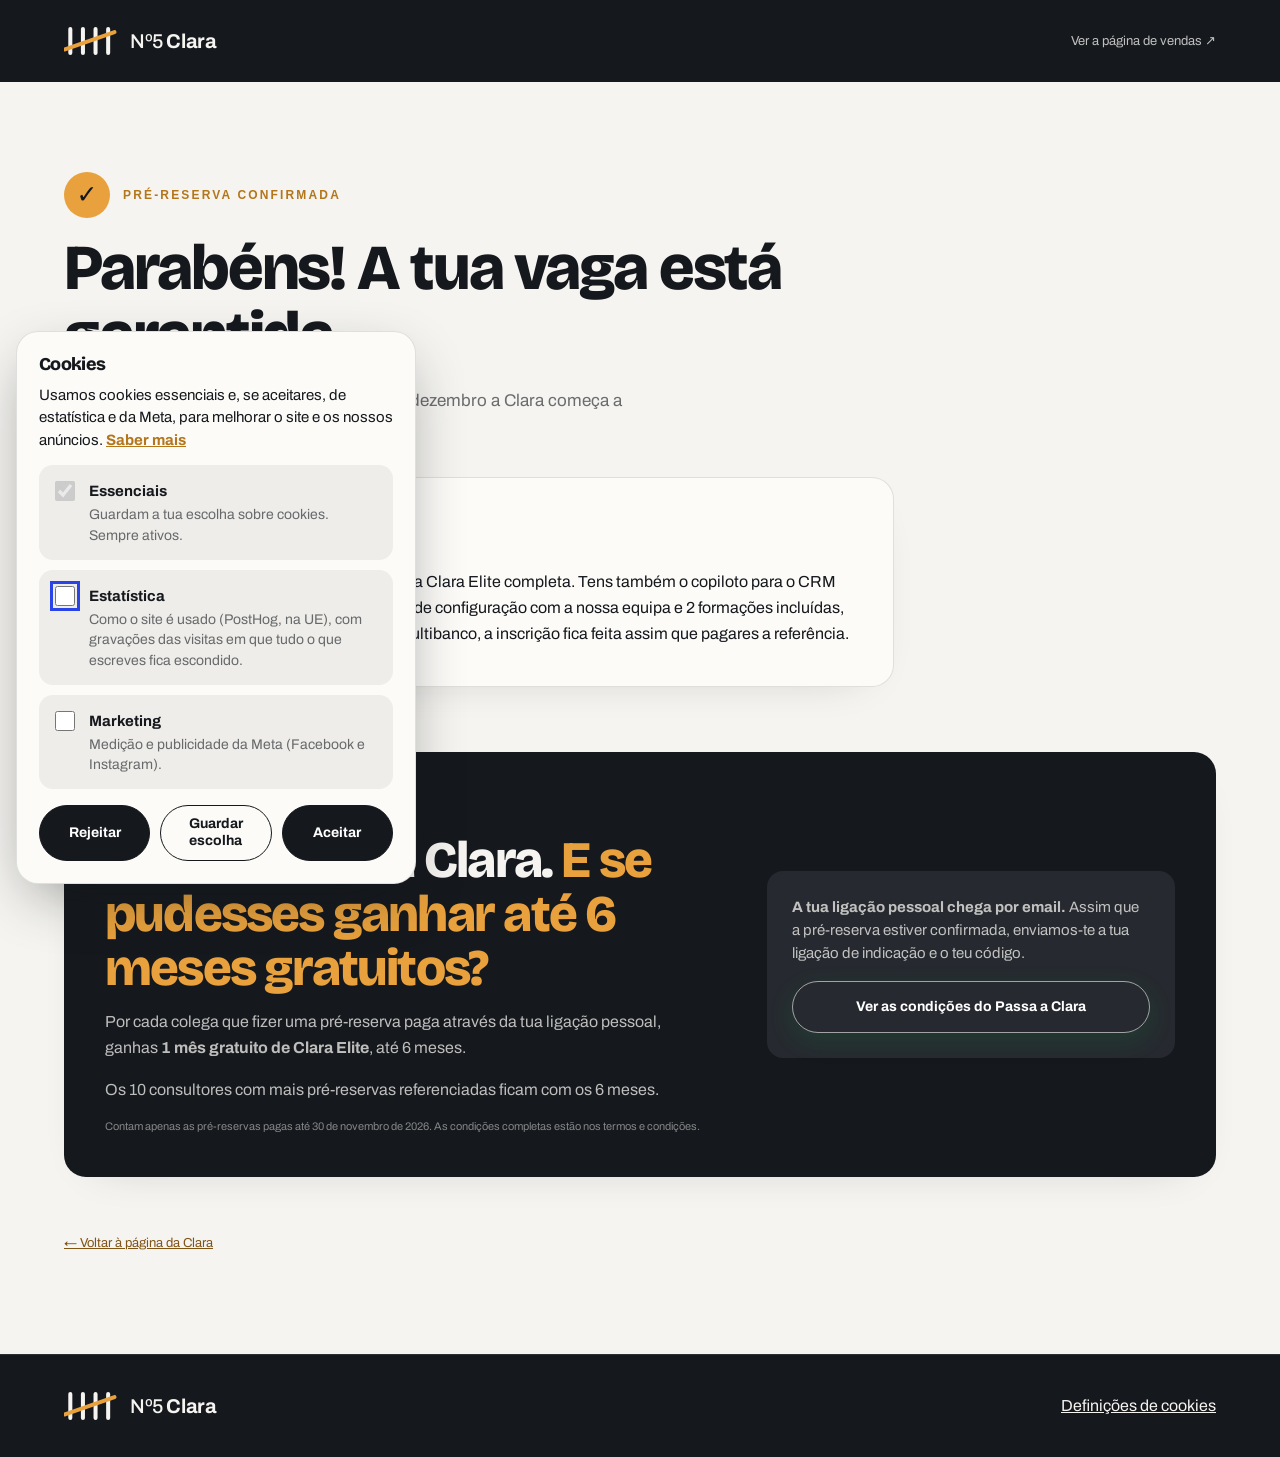
<file: pre-reserva-confirmada/index.html>
<!doctype html>
<html lang="pt-PT"><head><meta charset="utf-8"><meta name="viewport" content="width=device-width, initial-scale=1"><meta name="robots" content="noindex,nofollow">
<title>A abrir… | Nº5 Clara</title>
<meta http-equiv="refresh" content="0; url=../obrigado.html">
<link rel="canonical" href="../obrigado.html">
<script>window.location.replace('../obrigado.html');</script>
</head><body><p><a href="../obrigado.html">Continuar para a página de obrigado</a></p></body></html>
</file>
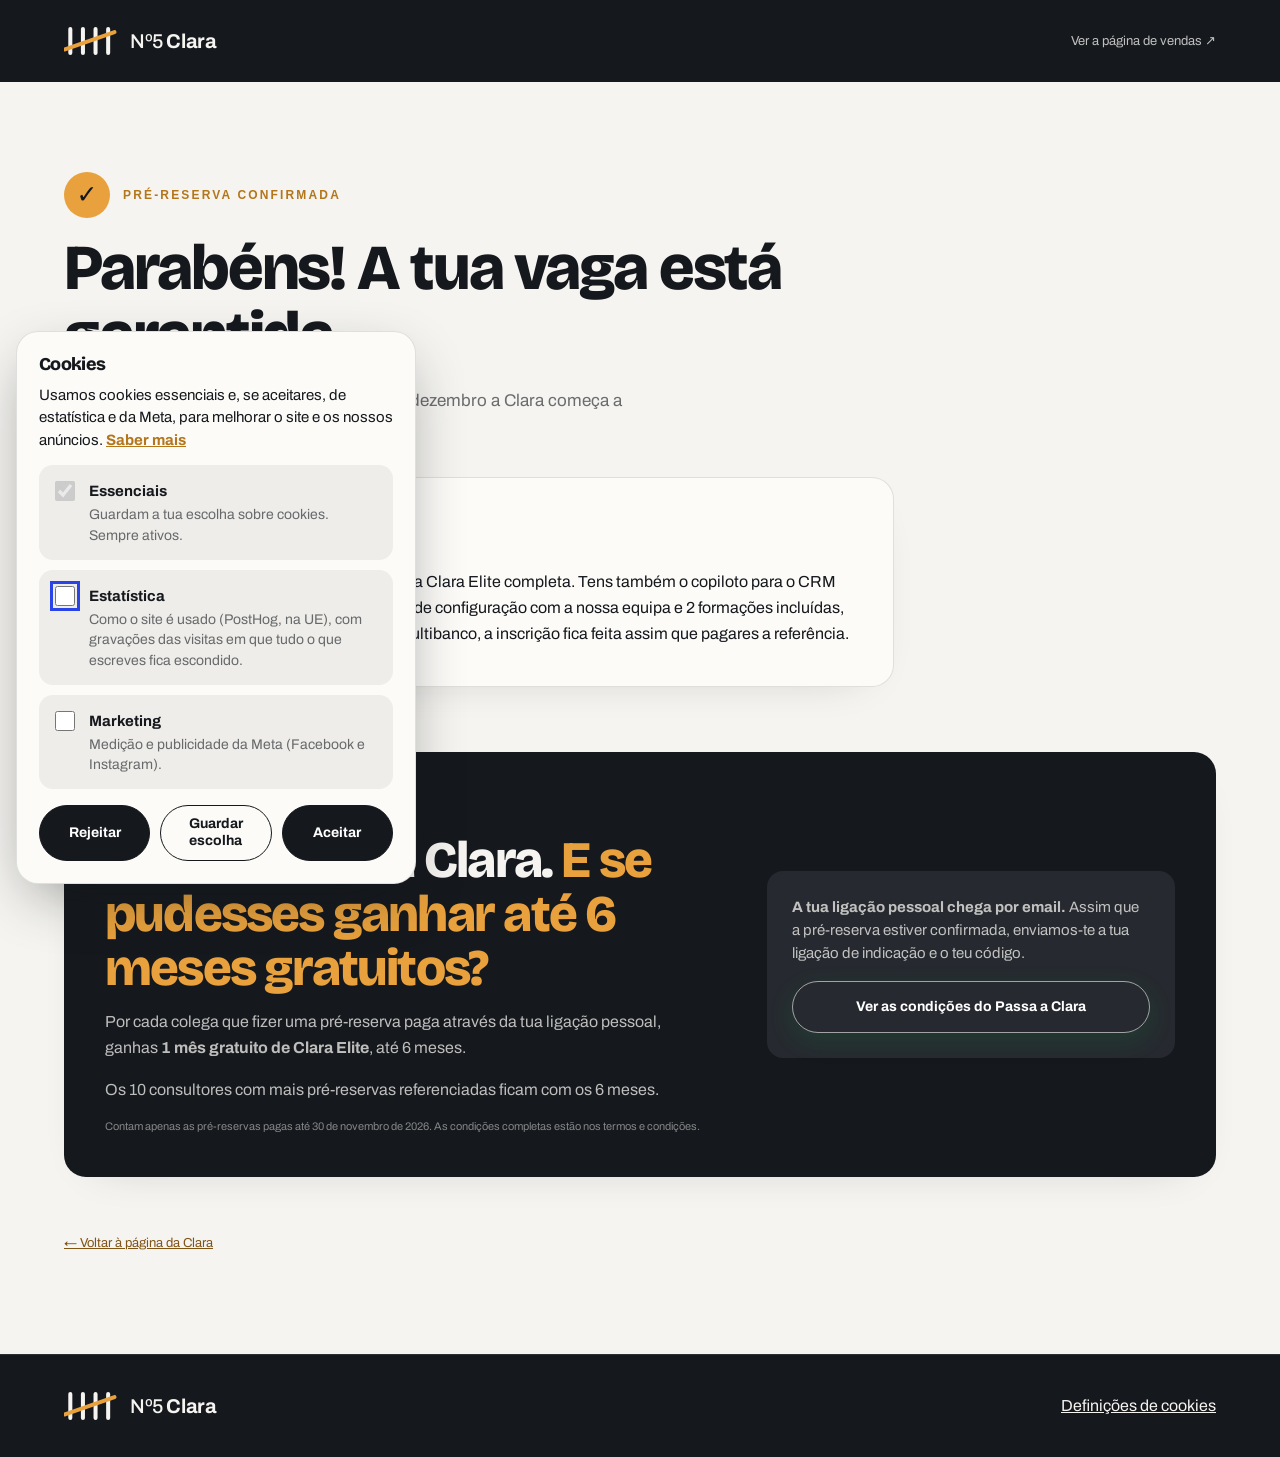
<file: obrigado.html>
<!doctype html>
<html lang="pt-PT">
<head><meta charset="utf-8"><meta name="viewport" content="width=device-width, initial-scale=1"><meta name="theme-color" content="#15181D"><meta name="robots" content="noindex,nofollow"><title>Obrigado | Nº5 Clara</title>
<link rel="icon" type="image/svg+xml" href="assets/favicon.svg"><link rel="preconnect" href="https://fonts.googleapis.com"><link rel="preconnect" href="https://fonts.gstatic.com" crossorigin><link href="https://fonts.googleapis.com/css2?family=Archivo:wght@400;500;600;700&family=Bricolage+Grotesque:opsz,wght@12..96,700;12..96,800&display=swap" rel="stylesheet"><link rel="stylesheet" href="styles.css"><script defer src="app.js"></script></head>
<body data-page="thanks"><header class="inner-header"><div class="shell"><a class="brand" href="index.html"><img src="assets/simbolo-fundo-escuro.svg" width="53" height="28" alt=""><span>Nº5 <strong>Clara</strong></span></a><a class="back-link" href="index.html">Ver a página de vendas ↗</a></div></header>
<main class="inner-main"><div class="shell"><div class="thank-intro"><div class="check-header"><span class="success-icon" aria-hidden="true">✓</span><span class="eyebrow" style="margin:0">PRÉ-RESERVA CONFIRMADA</span></div><h1 class="page-title">Parabéns<span id="thanks-name"></span>! A tua vaga está garantida.</h1><p class="intro-text">Recebemos a tua pré-reserva de 27 €. A 1 de dezembro a Clara começa a trabalhar contigo. Sem fidelização.</p></div>
<div class="thanks-card"><h2>E o que acontece agora?</h2><p>A pré-reserva paga o teu primeiro mês, com a Clara Elite completa. Tens também o copiloto para o CRM da tua marca durante 3 meses, uma sessão de configuração com a nossa equipa e 2 formações incluídas, para ti e para a tua equipa. Se escolheste Multibanco, a inscrição fica feita assim que pagares a referência.</p></div>
<div class="refer-section" aria-labelledby="ref-title"><div class="referral-card"><div><p class="eyebrow light">PASSA A CLARA</p><h2 id="ref-title">Já conheces a Clara. <span class="accent">E se pudesses ganhar até 6 meses gratuitos?</span></h2><p>Por cada colega que fizer uma pré-reserva paga através da tua ligação pessoal, ganhas <strong>1 mês gratuito de Clara Elite</strong>, até 6 meses.</p><p>Os 10 consultores com mais pré-reservas referenciadas ficam com os 6 meses.</p><p class="referral-disclaimer">Contam apenas as pré-reservas pagas até 30 de novembro de 2026. As condições completas estão nos termos e condições.</p></div><div class="referral-actions"><div id="referral-live" hidden><label for="referral-url">A TUA LIGAÇÃO PESSOAL</label><div class="referral-url" id="referral-url"></div><p class="referral-code">O teu código: <strong id="referral-code"></strong></p><button class="btn" type="button" id="copy-referral">Copiar ligação</button><button class="btn btn-outline" type="button" id="share-whatsapp">Partilhar no WhatsApp</button><p class="referral-disclaimer">Cada colega que fizer a pré-reserva paga por esta ligação conta como indicação tua. Enviamos-te também a ligação por email.</p></div><p class="referral-info" id="referral-fallback"><strong>A tua ligação pessoal chega por email.</strong> Assim que a pré-reserva estiver confirmada, enviamos-te a tua ligação de indicação e o teu código.</p><a class="btn btn-outline" href="termos.html#passa-a-clara">Ver as condições do Passa a Clara</a></div></div></div>
<div style="margin-top:42px"><a href="index.html" class="small-link">← Voltar à página da Clara</a></div>
</div></main><footer class="site-footer dark"><div class="shell footer-row"><div class="brand footer-brand"><img src="assets/simbolo-fundo-escuro.svg" width="49" height="27" alt=""><span>Nº5 <strong>Clara</strong></span></div></div></footer>
<script src="cookies.js" defer></script><script src="pixel.js" defer></script><script src="posthog.js" defer></script></body></html>
</file>
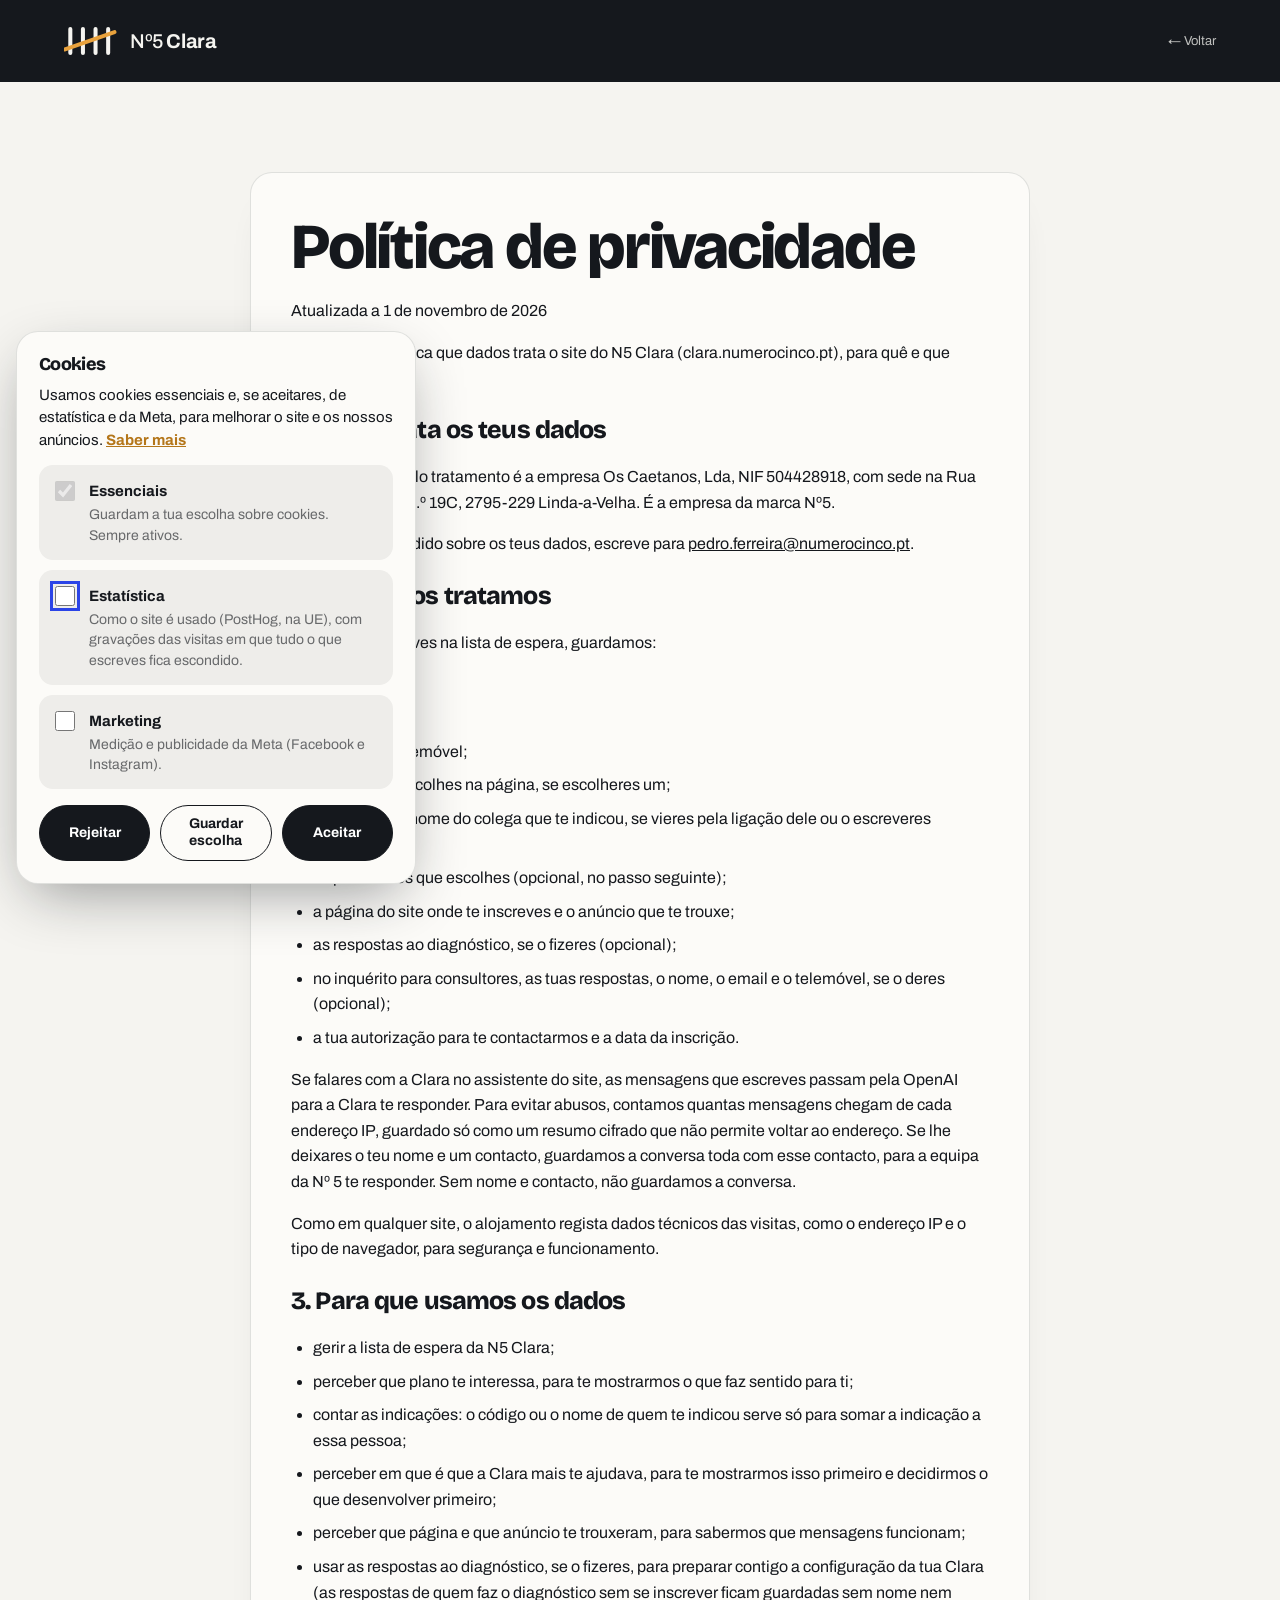
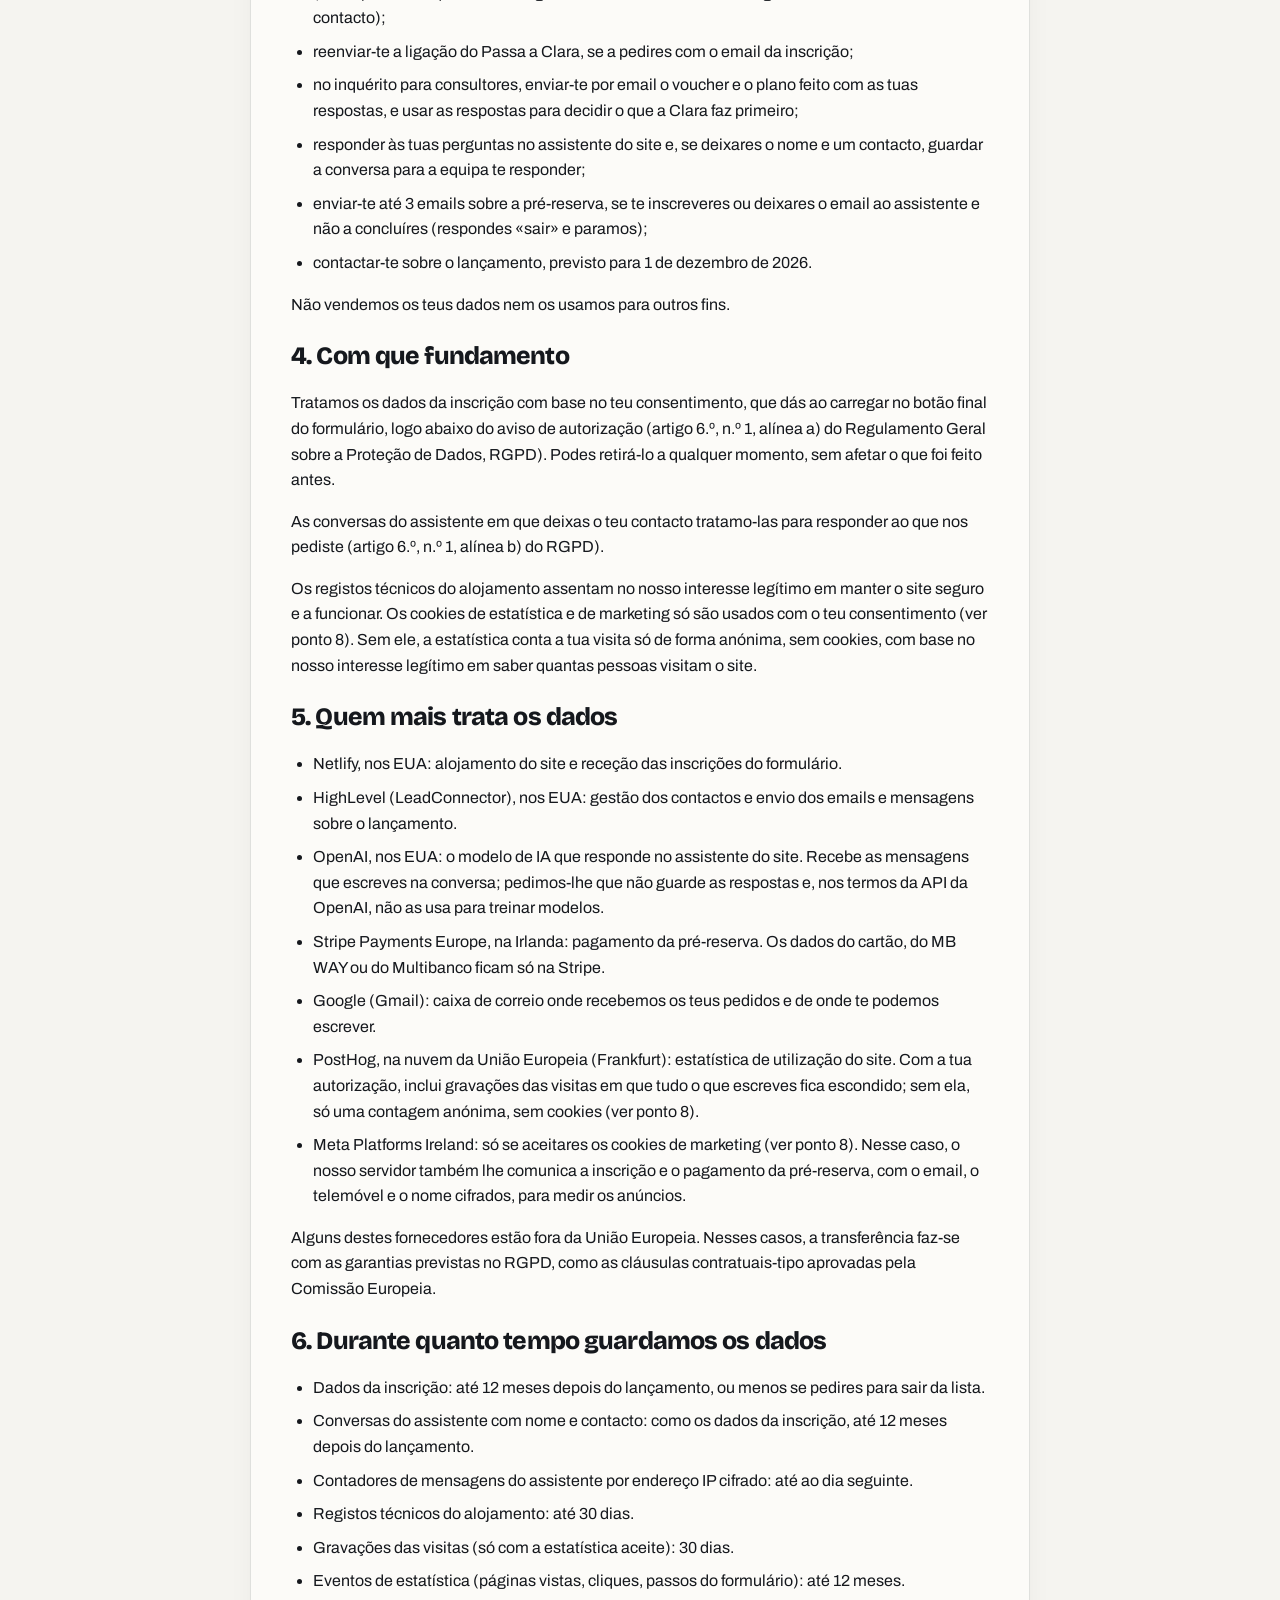
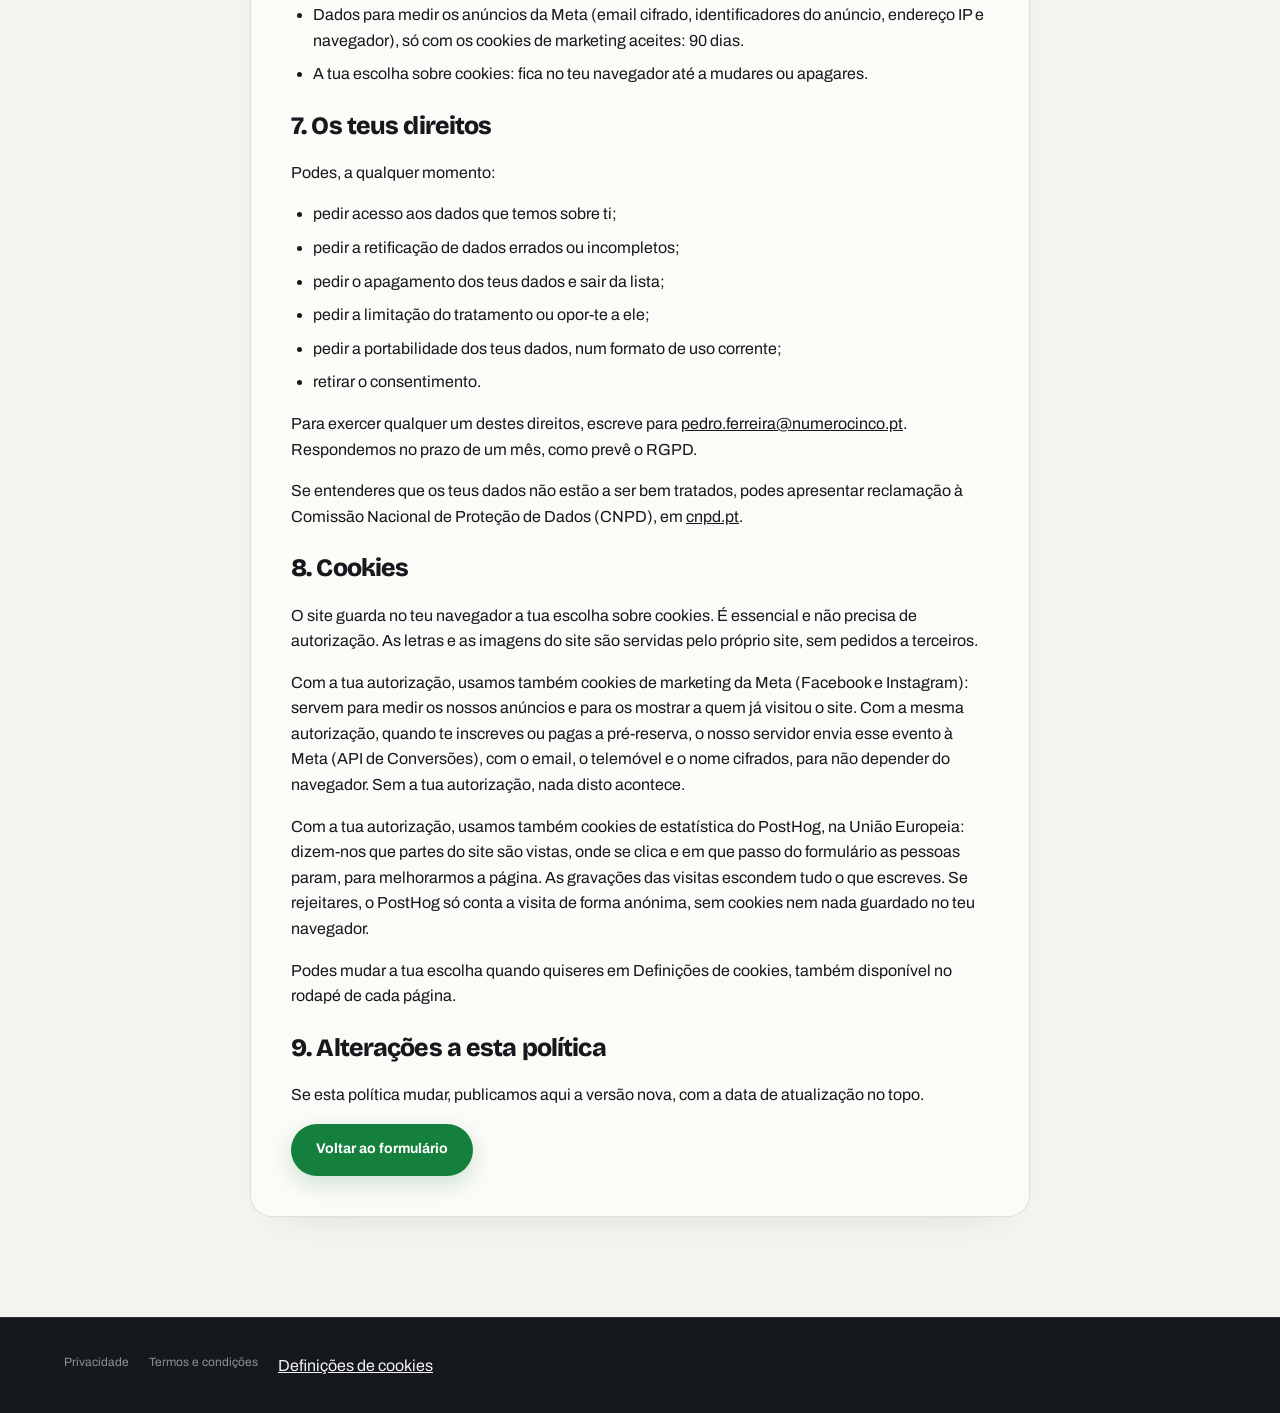
<file: privacidade.html>
<!doctype html><html lang="pt-PT"><head><meta charset="utf-8"><meta name="viewport" content="width=device-width, initial-scale=1"><meta name="robots" content="noindex,nofollow"><title>Política de privacidade | Nº5 Clara</title><link rel="icon" href="assets/favicon.svg"><link rel="preconnect" href="https://fonts.googleapis.com"><link rel="preconnect" href="https://fonts.gstatic.com" crossorigin><link href="https://fonts.googleapis.com/css2?family=Archivo:wght@400;500;600;700&family=Bricolage+Grotesque:opsz,wght@12..96,700;12..96,800&display=swap" rel="stylesheet"><link rel="stylesheet" href="styles.css"></head><body><header class="inner-header"><div class="shell"><a class="brand" href="index.html"><img src="assets/simbolo-fundo-escuro.svg" width="53" height="28" alt=""><span>Nº5 <strong>Clara</strong></span></a><a class="back-link" href="index.html#formulario">← Voltar</a></div></header><main class="inner-main"><div class="shell legal-card"><h1 class="page-title">Política de privacidade</h1><p>Atualizada a 1 de novembro de 2026</p><p>Esta política explica que dados trata o site do N5 Clara (clara.numerocinco.pt), para quê e que direitos tens.</p><h2>1. Quem trata os teus dados</h2><p>O responsável pelo tratamento é a empresa Os Caetanos, Lda, NIF 504428918, com sede na Rua Manuel Ferreira n.º 19C, 2795-229 Linda-a-Velha. É a empresa da marca Nº5.</p><p>Para qualquer pedido sobre os teus dados, escreve para <a href="mailto:pedro.ferreira@numerocinco.pt">pedro.ferreira@numerocinco.pt</a>.</p><h2>2. Que dados tratamos</h2><p>Quando te inscreves na lista de espera, guardamos:</p><ul><li>nome;</li><li>email;</li><li>número de telemóvel;</li><li>o plano que escolhes na página, se escolheres um;</li><li>o código ou o nome do colega que te indicou, se vieres pela ligação dele ou o escreveres (opcional);</li><li>as prioridades que escolhes (opcional, no passo seguinte);</li><li>a página do site onde te inscreves e o anúncio que te trouxe;</li><li>as respostas ao diagnóstico, se o fizeres (opcional);</li><li>no inquérito para consultores, as tuas respostas, o nome, o email e o telemóvel, se o deres (opcional);</li><li>a tua autorização para te contactarmos e a data da inscrição.</li></ul><p>Se falares com a Clara no assistente do site, as mensagens que escreves passam pela OpenAI para a Clara te responder. Para evitar abusos, contamos quantas mensagens chegam de cada endereço IP, guardado só como um resumo cifrado que não permite voltar ao endereço. Se lhe deixares o teu nome e um contacto, guardamos a conversa toda com esse contacto, para a equipa da Nº 5 te responder. Sem nome e contacto, não guardamos a conversa.</p><p>Como em qualquer site, o alojamento regista dados técnicos das visitas, como o endereço IP e o tipo de navegador, para segurança e funcionamento.</p><h2>3. Para que usamos os dados</h2><ul><li>gerir a lista de espera da N5 Clara;</li><li>perceber que plano te interessa, para te mostrarmos o que faz sentido para ti;</li><li>contar as indicações: o código ou o nome de quem te indicou serve só para somar a indicação a essa pessoa;</li><li>perceber em que é que a Clara mais te ajudava, para te mostrarmos isso primeiro e decidirmos o que desenvolver primeiro;</li><li>perceber que página e que anúncio te trouxeram, para sabermos que mensagens funcionam;</li><li>usar as respostas ao diagnóstico, se o fizeres, para preparar contigo a configuração da tua Clara (as respostas de quem faz o diagnóstico sem se inscrever ficam guardadas sem nome nem contacto);</li><li>reenviar-te a ligação do Passa a Clara, se a pedires com o email da inscrição;</li><li>no inquérito para consultores, enviar-te por email o voucher e o plano feito com as tuas respostas, e usar as respostas para decidir o que a Clara faz primeiro;</li><li>responder às tuas perguntas no assistente do site e, se deixares o nome e um contacto, guardar a conversa para a equipa te responder;</li><li>enviar-te até 3 emails sobre a pré-reserva, se te inscreveres ou deixares o email ao assistente e não a concluíres (respondes «sair» e paramos);</li><li>contactar-te sobre o lançamento, previsto para 1 de dezembro de 2026.</li></ul><p>Não vendemos os teus dados nem os usamos para outros fins.</p><h2>4. Com que fundamento</h2><p>Tratamos os dados da inscrição com base no teu consentimento, que dás ao carregar no botão final do formulário, logo abaixo do aviso de autorização (artigo 6.º, n.º 1, alínea a) do Regulamento Geral sobre a Proteção de Dados, RGPD). Podes retirá-lo a qualquer momento, sem afetar o que foi feito antes.</p><p>As conversas do assistente em que deixas o teu contacto tratamo-las para responder ao que nos pediste (artigo 6.º, n.º 1, alínea b) do RGPD).</p><p>Os registos técnicos do alojamento assentam no nosso interesse legítimo em manter o site seguro e a funcionar. Os cookies de estatística e de marketing só são usados com o teu consentimento (ver ponto 8). Sem ele, a estatística conta a tua visita só de forma anónima, sem cookies, com base no nosso interesse legítimo em saber quantas pessoas visitam o site.</p><h2>5. Quem mais trata os dados</h2><ul><li>Netlify, nos EUA: alojamento do site e receção das inscrições do formulário.</li><li>HighLevel (LeadConnector), nos EUA: gestão dos contactos e envio dos emails e mensagens sobre o lançamento.</li><li>OpenAI, nos EUA: o modelo de IA que responde no assistente do site. Recebe as mensagens que escreves na conversa; pedimos-lhe que não guarde as respostas e, nos termos da API da OpenAI, não as usa para treinar modelos.</li><li>Stripe Payments Europe, na Irlanda: pagamento da pré-reserva. Os dados do cartão, do MB WAY ou do Multibanco ficam só na Stripe.</li><li>Google (Gmail): caixa de correio onde recebemos os teus pedidos e de onde te podemos escrever.</li><li>PostHog, na nuvem da União Europeia (Frankfurt): estatística de utilização do site. Com a tua autorização, inclui gravações das visitas em que tudo o que escreves fica escondido; sem ela, só uma contagem anónima, sem cookies (ver ponto 8).</li><li>Meta Platforms Ireland: só se aceitares os cookies de marketing (ver ponto 8). Nesse caso, o nosso servidor também lhe comunica a inscrição e o pagamento da pré-reserva, com o email, o telemóvel e o nome cifrados, para medir os anúncios.</li></ul><p>Alguns destes fornecedores estão fora da União Europeia. Nesses casos, a transferência faz-se com as garantias previstas no RGPD, como as cláusulas contratuais-tipo aprovadas pela Comissão Europeia.</p><h2>6. Durante quanto tempo guardamos os dados</h2><ul><li>Dados da inscrição: até 12 meses depois do lançamento, ou menos se pedires para sair da lista.</li><li>Conversas do assistente com nome e contacto: como os dados da inscrição, até 12 meses depois do lançamento.</li><li>Contadores de mensagens do assistente por endereço IP cifrado: até ao dia seguinte.</li><li>Registos técnicos do alojamento: até 30 dias.</li><li>Gravações das visitas (só com a estatística aceite): 30 dias.</li><li>Eventos de estatística (páginas vistas, cliques, passos do formulário): até 12 meses.</li><li>Dados para medir os anúncios da Meta (email cifrado, identificadores do anúncio, endereço IP e navegador), só com os cookies de marketing aceites: 90 dias.</li><li>A tua escolha sobre cookies: fica no teu navegador até a mudares ou apagares.</li></ul><h2>7. Os teus direitos</h2><p>Podes, a qualquer momento:</p><ul><li>pedir acesso aos dados que temos sobre ti;</li><li>pedir a retificação de dados errados ou incompletos;</li><li>pedir o apagamento dos teus dados e sair da lista;</li><li>pedir a limitação do tratamento ou opor-te a ele;</li><li>pedir a portabilidade dos teus dados, num formato de uso corrente;</li><li>retirar o consentimento.</li></ul><p>Para exercer qualquer um destes direitos, escreve para <a href="mailto:pedro.ferreira@numerocinco.pt">pedro.ferreira@numerocinco.pt</a>. Respondemos no prazo de um mês, como prevê o RGPD.</p><p>Se entenderes que os teus dados não estão a ser bem tratados, podes apresentar reclamação à Comissão Nacional de Proteção de Dados (CNPD), em <a href="https://www.cnpd.pt" target="_blank" rel="noopener">cnpd.pt</a>.</p><h2 id="cookies">8. Cookies</h2><p>O site guarda no teu navegador a tua escolha sobre cookies. É essencial e não precisa de autorização. As letras e as imagens do site são servidas pelo próprio site, sem pedidos a terceiros.</p><p>Com a tua autorização, usamos também cookies de marketing da Meta (Facebook e Instagram): servem para medir os nossos anúncios e para os mostrar a quem já visitou o site. Com a mesma autorização, quando te inscreves ou pagas a pré-reserva, o nosso servidor envia esse evento à Meta (API de Conversões), com o email, o telemóvel e o nome cifrados, para não depender do navegador. Sem a tua autorização, nada disto acontece.</p><p>Com a tua autorização, usamos também cookies de estatística do PostHog, na União Europeia: dizem-nos que partes do site são vistas, onde se clica e em que passo do formulário as pessoas param, para melhorarmos a página. As gravações das visitas escondem tudo o que escreves. Se rejeitares, o PostHog só conta a visita de forma anónima, sem cookies nem nada guardado no teu navegador.</p><p>Podes mudar a tua escolha quando quiseres em Definições de cookies, também disponível no rodapé de cada página.</p><h2>9. Alterações a esta política</h2><p>Se esta política mudar, publicamos aqui a versão nova, com a data de atualização no topo.</p><a class="btn" href="index.html#formulario">Voltar ao formulário</a></div></main><footer class="site-footer dark"><div class="shell footer-row"><div class="footer-links"><a href="privacidade.html">Privacidade</a><a href="termos.html">Termos e condições</a></div></div></footer><script src="cookies.js" defer></script><script src="pixel.js" defer></script></body></html>
</file>
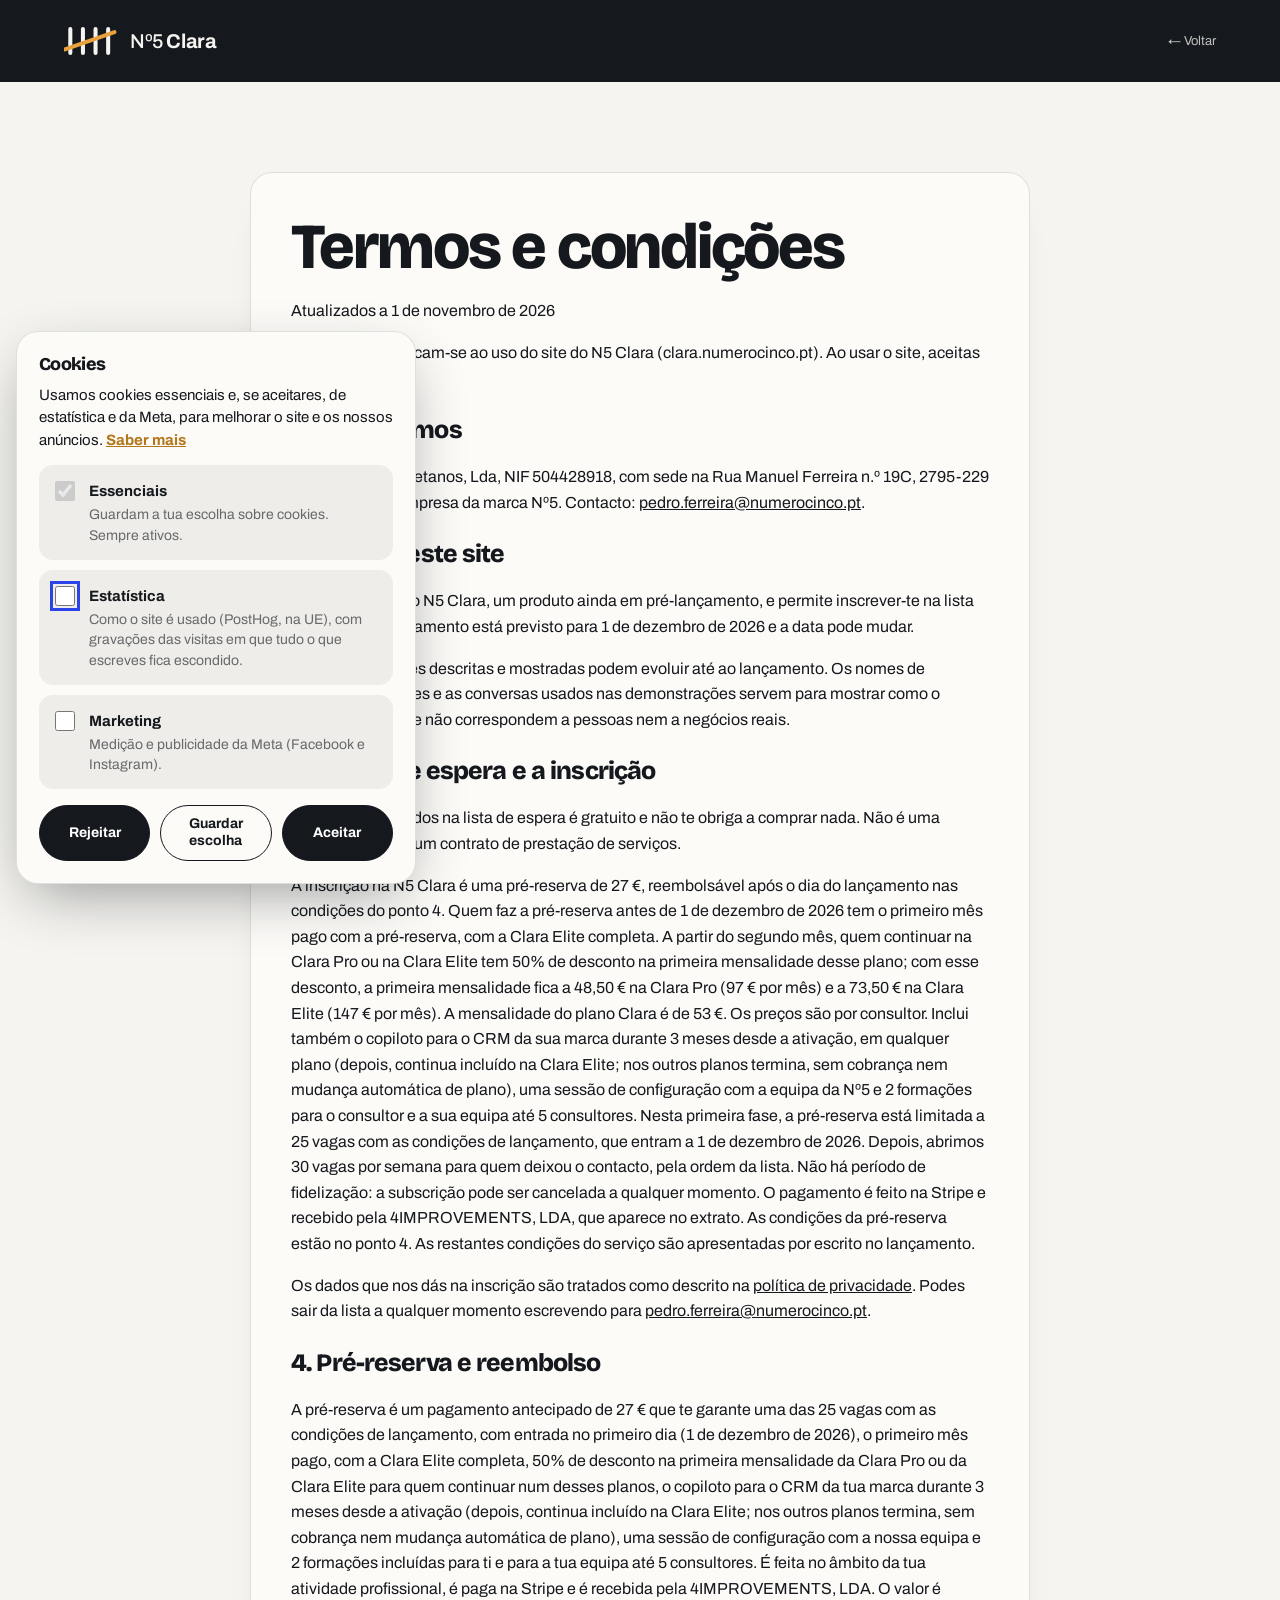
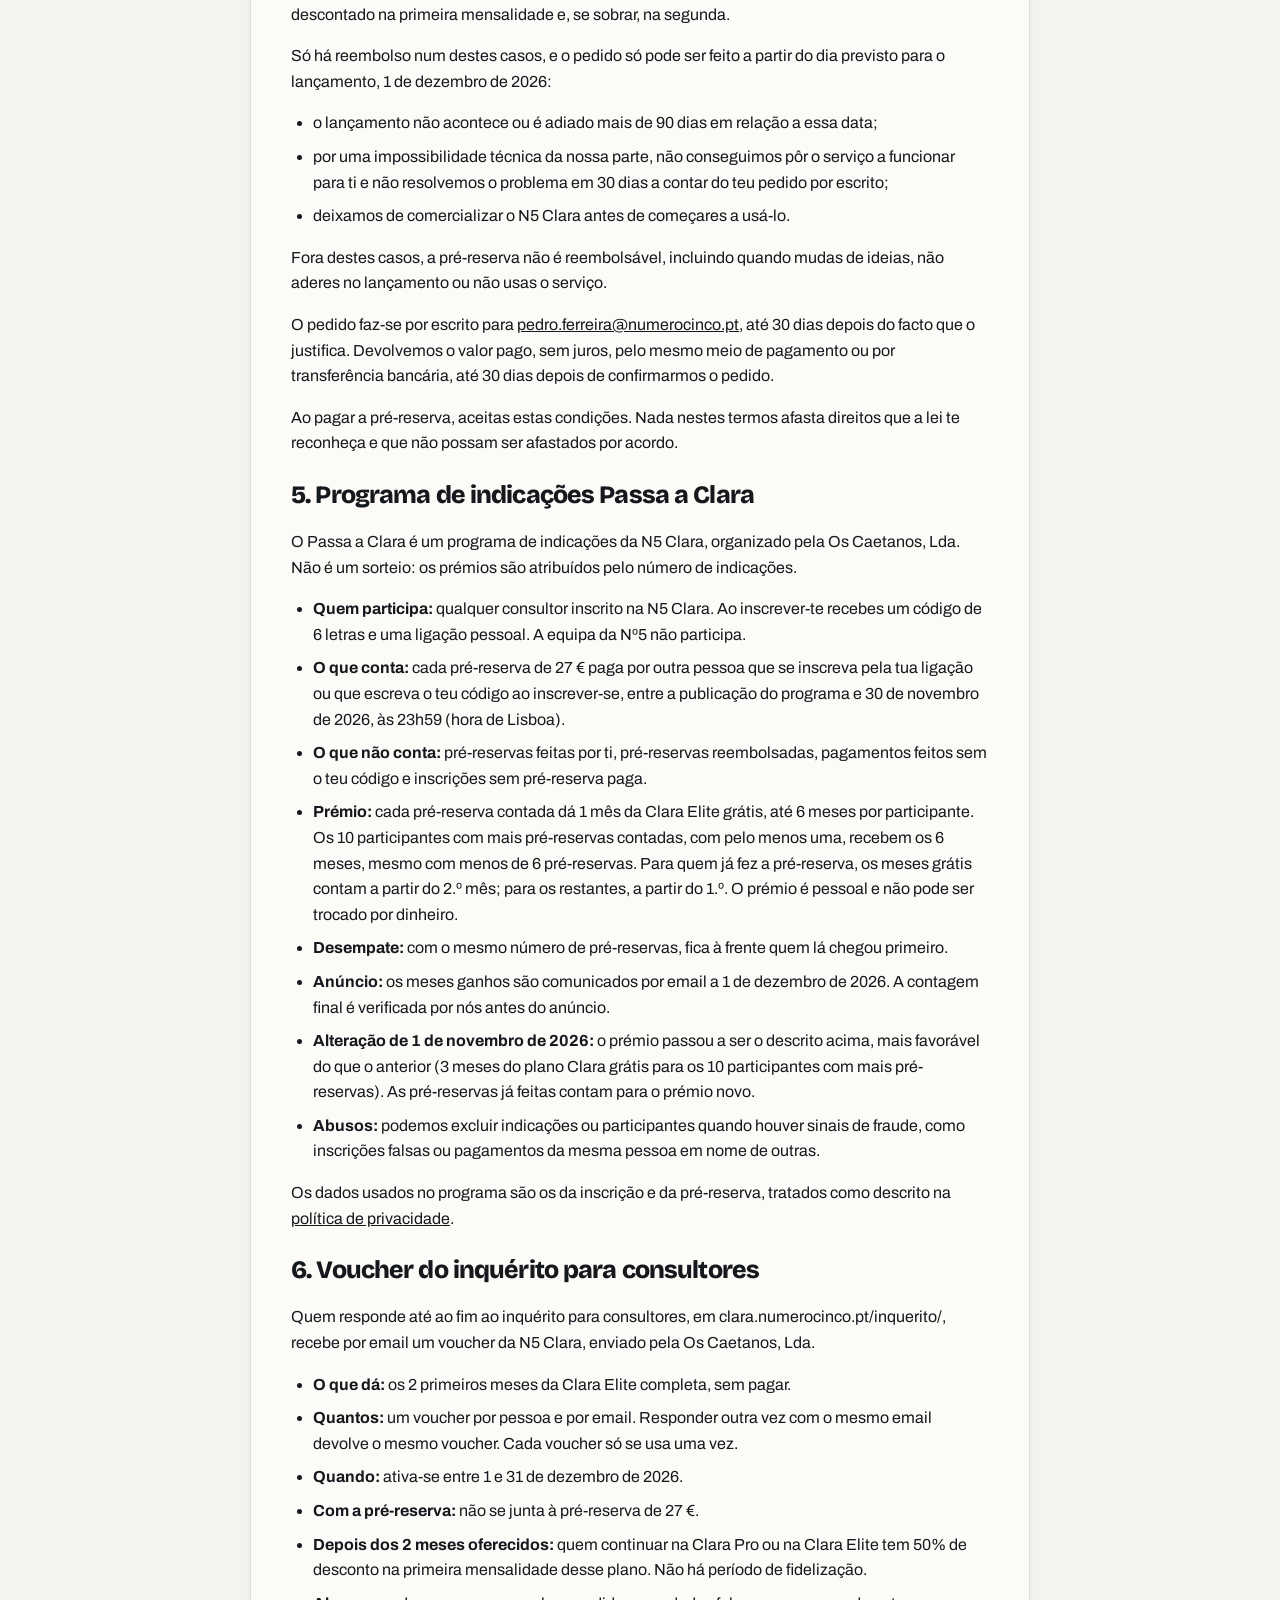
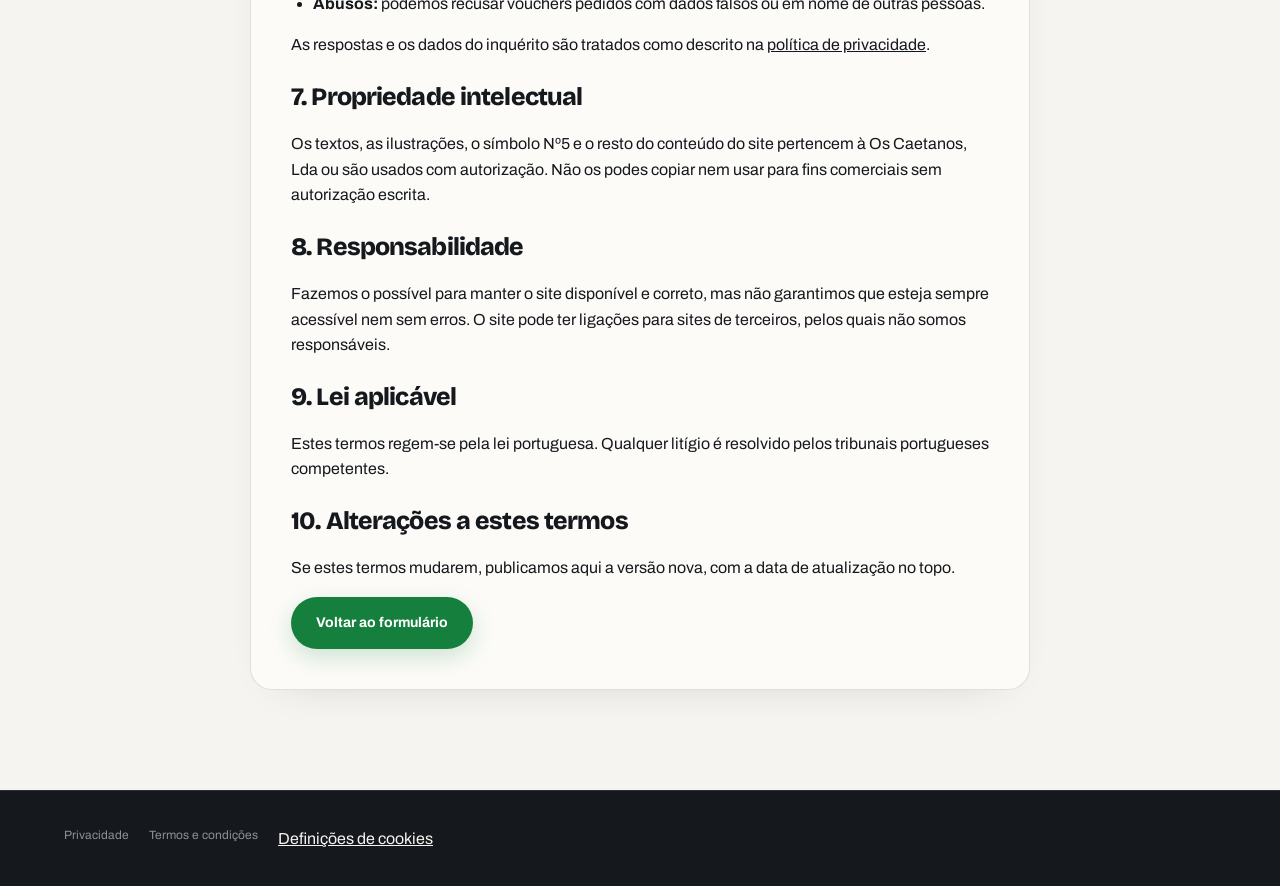
<file: termos.html>
<!doctype html><html lang="pt-PT"><head><meta charset="utf-8"><meta name="viewport" content="width=device-width, initial-scale=1"><meta name="robots" content="noindex,nofollow"><title>Termos e condições | Nº5 Clara</title><link rel="icon" href="assets/favicon.svg"><link rel="preconnect" href="https://fonts.googleapis.com"><link rel="preconnect" href="https://fonts.gstatic.com" crossorigin><link href="https://fonts.googleapis.com/css2?family=Archivo:wght@400;500;600;700&family=Bricolage+Grotesque:opsz,wght@12..96,700;12..96,800&display=swap" rel="stylesheet"><link rel="stylesheet" href="styles.css"></head><body><header class="inner-header"><div class="shell"><a class="brand" href="index.html"><img src="assets/simbolo-fundo-escuro.svg" width="53" height="28" alt=""><span>Nº5 <strong>Clara</strong></span></a><a class="back-link" href="index.html#formulario">← Voltar</a></div></header><main class="inner-main"><div class="shell legal-card"><h1 class="page-title">Termos e condições</h1><p>Atualizados a 1 de novembro de 2026</p><p>Estes termos aplicam-se ao uso do site do N5 Clara (clara.numerocinco.pt). Ao usar o site, aceitas estes termos.</p><h2>1. Quem somos</h2><p>O site é da Os Caetanos, Lda, NIF 504428918, com sede na Rua Manuel Ferreira n.º 19C, 2795-229 Linda-a-Velha, empresa da marca Nº5. Contacto: <a href="mailto:pedro.ferreira@numerocinco.pt">pedro.ferreira@numerocinco.pt</a>.</p><h2>2. O que é este site</h2><p>O site apresenta o N5 Clara, um produto ainda em pré-lançamento, e permite inscrever-te na lista de espera. O lançamento está previsto para 1 de dezembro de 2026 e a data pode mudar.</p><p>As funcionalidades descritas e mostradas podem evoluir até ao lançamento. Os nomes de pessoas, os valores e as conversas usados nas demonstrações servem para mostrar como o produto funciona e não correspondem a pessoas nem a negócios reais.</p><h2>3. A lista de espera e a inscrição</h2><p>Deixar os teus dados na lista de espera é gratuito e não te obriga a comprar nada. Não é uma encomenda nem um contrato de prestação de serviços.</p><p>A inscrição na N5 Clara é uma pré-reserva de 27 €, reembolsável após o dia do lançamento nas condições do ponto 4. Quem faz a pré-reserva antes de 1 de dezembro de 2026 tem o primeiro mês pago com a pré-reserva, com a Clara Elite completa. A partir do segundo mês, quem continuar na Clara Pro ou na Clara Elite tem 50% de desconto na primeira mensalidade desse plano; com esse desconto, a primeira mensalidade fica a 48,50 € na Clara Pro (97 € por mês) e a 73,50 € na Clara Elite (147 € por mês). A mensalidade do plano Clara é de 53 €. Os preços são por consultor. Inclui também o copiloto para o CRM da sua marca durante 3 meses desde a ativação, em qualquer plano (depois, continua incluído na Clara Elite; nos outros planos termina, sem cobrança nem mudança automática de plano), uma sessão de configuração com a equipa da Nº5 e 2 formações para o consultor e a sua equipa até 5 consultores. Nesta primeira fase, a pré-reserva está limitada a 25 vagas com as condições de lançamento, que entram a 1 de dezembro de 2026. Depois, abrimos 30 vagas por semana para quem deixou o contacto, pela ordem da lista. Não há período de fidelização: a subscrição pode ser cancelada a qualquer momento. O pagamento é feito na Stripe e recebido pela 4IMPROVEMENTS, LDA, que aparece no extrato. As condições da pré-reserva estão no ponto 4. As restantes condições do serviço são apresentadas por escrito no lançamento.</p><p>Os dados que nos dás na inscrição são tratados como descrito na <a href="privacidade.html">política de privacidade</a>. Podes sair da lista a qualquer momento escrevendo para <a href="mailto:pedro.ferreira@numerocinco.pt">pedro.ferreira@numerocinco.pt</a>.</p><h2 id="pre-reserva">4. Pré-reserva e reembolso</h2><p>A pré-reserva é um pagamento antecipado de 27 € que te garante uma das 25 vagas com as condições de lançamento, com entrada no primeiro dia (1 de dezembro de 2026), o primeiro mês pago, com a Clara Elite completa, 50% de desconto na primeira mensalidade da Clara Pro ou da Clara Elite para quem continuar num desses planos, o copiloto para o CRM da tua marca durante 3 meses desde a ativação (depois, continua incluído na Clara Elite; nos outros planos termina, sem cobrança nem mudança automática de plano), uma sessão de configuração com a nossa equipa e 2 formações incluídas para ti e para a tua equipa até 5 consultores. É feita no âmbito da tua atividade profissional, é paga na Stripe e é recebida pela 4IMPROVEMENTS, LDA. O valor é descontado na primeira mensalidade e, se sobrar, na segunda.</p><p>Só há reembolso num destes casos, e o pedido só pode ser feito a partir do dia previsto para o lançamento, 1 de dezembro de 2026:</p><ul><li>o lançamento não acontece ou é adiado mais de 90 dias em relação a essa data;</li><li>por uma impossibilidade técnica da nossa parte, não conseguimos pôr o serviço a funcionar para ti e não resolvemos o problema em 30 dias a contar do teu pedido por escrito;</li><li>deixamos de comercializar o N5 Clara antes de começares a usá-lo.</li></ul><p>Fora destes casos, a pré-reserva não é reembolsável, incluindo quando mudas de ideias, não aderes no lançamento ou não usas o serviço.</p><p>O pedido faz-se por escrito para <a href="mailto:pedro.ferreira@numerocinco.pt">pedro.ferreira@numerocinco.pt</a>, até 30 dias depois do facto que o justifica. Devolvemos o valor pago, sem juros, pelo mesmo meio de pagamento ou por transferência bancária, até 30 dias depois de confirmarmos o pedido.</p><p>Ao pagar a pré-reserva, aceitas estas condições. Nada nestes termos afasta direitos que a lei te reconheça e que não possam ser afastados por acordo.</p><h2 id="passa-a-clara">5. Programa de indicações Passa a Clara</h2><p>O Passa a Clara é um programa de indicações da N5 Clara, organizado pela Os Caetanos, Lda. Não é um sorteio: os prémios são atribuídos pelo número de indicações.</p><ul><li><strong>Quem participa:</strong> qualquer consultor inscrito na N5 Clara. Ao inscrever-te recebes um código de 6 letras e uma ligação pessoal. A equipa da Nº5 não participa.</li><li><strong>O que conta:</strong> cada pré-reserva de 27 € paga por outra pessoa que se inscreva pela tua ligação ou que escreva o teu código ao inscrever-se, entre a publicação do programa e 30 de novembro de 2026, às 23h59 (hora de Lisboa).</li><li><strong>O que não conta:</strong> pré-reservas feitas por ti, pré-reservas reembolsadas, pagamentos feitos sem o teu código e inscrições sem pré-reserva paga.</li><li><strong>Prémio:</strong> cada pré-reserva contada dá 1 mês da Clara Elite grátis, até 6 meses por participante. Os 10 participantes com mais pré-reservas contadas, com pelo menos uma, recebem os 6 meses, mesmo com menos de 6 pré-reservas. Para quem já fez a pré-reserva, os meses grátis contam a partir do 2.º mês; para os restantes, a partir do 1.º. O prémio é pessoal e não pode ser trocado por dinheiro.</li><li><strong>Desempate:</strong> com o mesmo número de pré-reservas, fica à frente quem lá chegou primeiro.</li><li><strong>Anúncio:</strong> os meses ganhos são comunicados por email a 1 de dezembro de 2026. A contagem final é verificada por nós antes do anúncio.</li><li><strong>Alteração de 1 de novembro de 2026:</strong> o prémio passou a ser o descrito acima, mais favorável do que o anterior (3 meses do plano Clara grátis para os 10 participantes com mais pré-reservas). As pré-reservas já feitas contam para o prémio novo.</li><li><strong>Abusos:</strong> podemos excluir indicações ou participantes quando houver sinais de fraude, como inscrições falsas ou pagamentos da mesma pessoa em nome de outras.</li></ul><p>Os dados usados no programa são os da inscrição e da pré-reserva, tratados como descrito na <a href="privacidade.html">política de privacidade</a>.</p><h2>6. Voucher do inquérito para consultores</h2><p>Quem responde até ao fim ao inquérito para consultores, em clara.numerocinco.pt/inquerito/, recebe por email um voucher da N5 Clara, enviado pela Os Caetanos, Lda.</p><ul><li><strong>O que dá:</strong> os 2 primeiros meses da Clara Elite completa, sem pagar.</li><li><strong>Quantos:</strong> um voucher por pessoa e por email. Responder outra vez com o mesmo email devolve o mesmo voucher. Cada voucher só se usa uma vez.</li><li><strong>Quando:</strong> ativa-se entre 1 e 31 de dezembro de 2026.</li><li><strong>Com a pré-reserva:</strong> não se junta à pré-reserva de 27 €.</li><li><strong>Depois dos 2 meses oferecidos:</strong> quem continuar na Clara Pro ou na Clara Elite tem 50% de desconto na primeira mensalidade desse plano. Não há período de fidelização.</li><li><strong>Abusos:</strong> podemos recusar vouchers pedidos com dados falsos ou em nome de outras pessoas.</li></ul><p>As respostas e os dados do inquérito são tratados como descrito na <a href="privacidade.html">política de privacidade</a>.</p><h2>7. Propriedade intelectual</h2><p>Os textos, as ilustrações, o símbolo Nº5 e o resto do conteúdo do site pertencem à Os Caetanos, Lda ou são usados com autorização. Não os podes copiar nem usar para fins comerciais sem autorização escrita.</p><h2>8. Responsabilidade</h2><p>Fazemos o possível para manter o site disponível e correto, mas não garantimos que esteja sempre acessível nem sem erros. O site pode ter ligações para sites de terceiros, pelos quais não somos responsáveis.</p><h2>9. Lei aplicável</h2><p>Estes termos regem-se pela lei portuguesa. Qualquer litígio é resolvido pelos tribunais portugueses competentes.</p><h2>10. Alterações a estes termos</h2><p>Se estes termos mudarem, publicamos aqui a versão nova, com a data de atualização no topo.</p><a class="btn" href="index.html#formulario">Voltar ao formulário</a></div></main><footer class="site-footer dark"><div class="shell footer-row"><div class="footer-links"><a href="privacidade.html">Privacidade</a><a href="termos.html">Termos e condições</a></div></div></footer><script src="cookies.js" defer></script><script src="pixel.js" defer></script></body></html>
</file>
<file: styles.css>
:root{--tinta:#15181D;--creme:#F5F4F0;--dourado:#E8A13C;--dourado-escuro:#B4761A;--cobalto:#2B44E7;--cartao:#FCFBF8;--linha:rgba(21,24,29,.12);--suave:rgba(21,24,29,.62);--display:'Bricolage Grotesque','Archivo',system-ui,sans-serif;--body:'Archivo',system-ui,sans-serif;--radius:18px;--shell:1200px;--gutter:clamp(20px,5vw,70px)}
*{box-sizing:border-box}html{scroll-behavior:smooth;scroll-padding-top:85px}body{margin:0;background:var(--creme);color:var(--tinta);font:400 16px/1.6 var(--body);-webkit-font-smoothing:antialiased;overflow-x:hidden}button,input{font:inherit}button{cursor:pointer}a{color:inherit}a:focus-visible,button:focus-visible,input:focus-visible,summary:focus-visible{outline:3px solid var(--dourado);outline-offset:4px}h1,h2,h3,p{margin-top:0}h1,h2,h3{font-family:var(--display);font-weight:800;letter-spacing:-.035em;line-height:1.055}h1{font-size:clamp(3rem,5.2vw,5.6rem)}h2{font-size:clamp(2.4rem,4.25vw,4.7rem)}h3{font-size:clamp(1.25rem,2.2vw,1.9rem)}em{font-style:normal;color:var(--dourado-escuro)}.dark em{color:var(--dourado)}.shell{width:min(var(--shell),calc(100% - var(--gutter)*2));margin-inline:auto}.dark{color:var(--creme);background:var(--tinta)}.light{background:var(--creme);color:var(--tinta)}.section{padding-block:clamp(78px,9vw,130px)}.eyebrow{font:700 12px/1.5 Arial,sans-serif;letter-spacing:.18em;color:var(--dourado-escuro);text-transform:uppercase;margin:0 0 22px}.eyebrow.light{color:var(--dourado);background:transparent}.accent{color:var(--dourado)}.btn{display:inline-flex;align-items:center;justify-content:center;gap:20px;min-height:52px;padding:13px 25px;border:0;border-radius:999px;color:var(--tinta);background:var(--dourado);font-size:14px;font-weight:700;text-decoration:none;line-height:1.3;transition:background .2s,transform .2s,box-shadow .2s;box-shadow:0 8px 23px rgba(232,161,60,.12)}.btn:hover{background:#F0B25A;transform:translateY(-2px);box-shadow:0 13px 29px rgba(232,161,60,.19)}.btn:active{transform:translateY(0)}.btn-small{min-height:42px;padding:10px 19px}.btn-xl{min-height:59px;font-size:15px;padding:16px 29px}.btn:disabled{opacity:.6;cursor:wait}.skip-link{position:absolute;top:-100px;left:20px;background:white;color:black;padding:10px;z-index:99}.skip-link:focus{top:8px}.demo-banner{z-index:50;position:relative;background:#e8a13c;color:#15181d;text-align:center;font:700 10px/1.45 Arial,sans-serif;letter-spacing:.05em;padding:7px 12px}.demo-banner span{font-weight:400;letter-spacing:0;margin-left:8px}.site-header{position:relative;z-index:5;background:var(--tinta);color:var(--creme);border-bottom:1px solid rgba(245,244,240,.1)}.header-row{display:flex;align-items:center;justify-content:space-between;gap:22px;min-height:79px}.brand{display:inline-flex;align-items:center;gap:13px;white-space:nowrap;font-size:20px;font-weight:500;letter-spacing:-.02em;text-decoration:none}.brand strong{font-weight:700}.brand img{width:53px;height:auto;display:block}.header-nav{display:flex;align-items:center;gap:30px;margin-left:auto;margin-right:22px}.header-nav a{text-decoration:none;color:rgba(245,244,240,.75);font-size:13px;font-weight:600}.header-nav a:hover{color:var(--dourado)}
/* HERO */
.hero{position:relative;padding:clamp(54px,7.5vw,109px) 0 clamp(65px,8vw,105px);overflow:hidden}.hero:before{content:"";position:absolute;top:0;right:-18%;width:70%;height:100%;background:radial-gradient(ellipse at 52% 44%,rgba(232,161,60,.12),transparent 54%);pointer-events:none}.hero-layout{display:grid;grid-template-columns:minmax(0,1.08fr) minmax(330px,.92fr);gap:clamp(30px,5vw,80px);align-items:center;position:relative}.hero-copy{max-width:665px}.hero-copy h1{font-size:clamp(2.85rem,4.7vw,5.05rem);margin:0 0 27px}.hero-labels{display:flex;align-items:center;gap:15px;flex-wrap:wrap;margin:-3px 0 26px}.mini-pill{color:#efac4c;background:rgba(232,161,60,.13);border:1px solid rgba(232,161,60,.26);padding:6px 12px;border-radius:50px;font:700 10px Arial,sans-serif;letter-spacing:.12em}.mini-text{font:700 10px Arial,sans-serif;letter-spacing:.14em;color:rgba(245,244,240,.67)}.hero-lead{font-size:clamp(16px,1.45vw,19px);color:rgba(245,244,240,.79);line-height:1.67;max-width:630px;margin-bottom:19px}.hero-lead strong{color:var(--creme)}.hero-strap{font-size:16px;font-weight:700;margin:0 0 27px}.microcopy{font-size:12px;margin:14px 0 0}.light-muted{color:rgba(245,244,240,.59)}.hero-bottom-line{position:absolute;height:4px;width:20%;background:var(--dourado);bottom:0;left:0;border-radius:0 6px 6px 0}.hero-visual{position:relative;display:flex;flex-direction:column;justify-content:center;align-items:center;min-height:550px}.hero-halo{position:absolute;width:440px;height:440px;border:1px solid rgba(232,161,60,.16);border-radius:50%;box-shadow:0 0 0 50px rgba(232,161,60,.018),0 0 0 100px rgba(232,161,60,.018)}.phone-frame{position:relative;width:min(345px,86%);border:11px solid #2d323a;border-radius:49px;padding:0;transform:rotate(3deg);box-shadow:0 32px 75px rgba(0,0,0,.38);background:#2d323a;z-index:2}.phone-inside{background:#FCFBF8;border-radius:37px;min-height:505px;padding:26px 18px 19px;color:#15181D;display:flex;flex-direction:column}.chat-header{display:flex;align-items:center;gap:11px;padding-bottom:12px;border-bottom:1px solid rgba(21,24,29,.08)}.chat-header img{border-radius:50%;object-fit:cover}.chat-header div{display:flex;flex-direction:column;line-height:1.22}.chat-header strong{font-size:18px}.chat-header span{color:#767676;font-size:12px}.chat-header .online-indicator{height:8px;width:8px;background:#c7ad72;border-radius:50%;margin-left:auto}.phone-chat{display:flex;flex-direction:column;gap:12px;padding-top:20px;flex:1}.bubble{padding:13px 15px;font-size:14px;line-height:1.43;box-shadow:0 1px 0 rgba(0,0,0,.03)}.bubble-user{background:var(--dourado);color:#15181D;border-radius:18px 18px 5px 18px;align-self:flex-end;max-width:91%}.checkmark{font-size:10px;opacity:.55;float:right;margin:12px 0 0 10px}.bubble-assistant{background:#292E36;color:#F5F4F0;border-radius:18px 18px 18px 5px;align-self:flex-start;max-width:91%}.chat-input{margin-top:20px;padding:6px 6px 6px 14px;border-radius:50px;background:#f0eee9;color:#8e8c88;display:flex;justify-content:space-between;align-items:center;font-size:12px}.chat-send{display:grid;place-items:center;border-radius:50%;width:28px;height:28px;background:var(--dourado);color:#15181d;font-weight:700;font-size:17px}.floating-note{position:absolute;z-index:3;display:flex;align-items:center;gap:9px;border-radius:12px;background:#F5F4F0;color:#15181D;box-shadow:0 14px 32px rgba(0,0,0,.19);padding:11px 14px;font-size:12px;font-weight:700}.float-top{top:55px;left:-18px;transform:rotate(-5deg)}.float-bottom{right:-19px;bottom:78px;transform:rotate(4deg)}.note-mark{display:grid;place-items:center;width:19px;height:19px;background:#e8a13c;border-radius:50%}.note-dot{width:9px;height:9px;background:#e8a13c;border-radius:50%}.mock-caption{position:absolute;bottom:13px;font-size:11px;color:rgba(245,244,240,.46);z-index:4}
/* PAIN */
.pain-layout{display:grid;grid-template-columns:.95fr 1.05fr;gap:clamp(38px,8vw,100px);align-items:center}.section-intro h2{margin:0 0 23px}.section-intro p:not(.eyebrow){color:var(--suave);max-width:595px;font-size:18px;line-height:1.65}.pain-panel{background:var(--cartao);border:1px solid var(--linha);border-radius:22px;padding:clamp(26px,4vw,43px);box-shadow:0 25px 55px -45px rgba(21,24,29,.55)}.pain-label{font:700 11px Arial,sans-serif;letter-spacing:.18em;color:var(--dourado-escuro);margin-bottom:16px}.pain-list{list-style:none;padding:0;margin:0}.pain-list li{display:flex;align-items:baseline;gap:19px;border-bottom:1px solid var(--linha);padding:18px 0;font-size:17px;font-weight:600;line-height:1.55}.pain-list li:last-child{border:0}.pain-list li span{font:700 12px Arial,sans-serif;color:var(--dourado-escuro)}.section-bottom-statement{margin-top:45px;border-top:1px solid var(--linha);padding-top:32px;display:flex;align-items:center;gap:18px;font-size:clamp(19px,2.2vw,26px);font-weight:700;letter-spacing:-.02em;line-height:1.4}.statement-star{font-size:35px;color:var(--dourado-escuro);flex:none}
/* BENEFITS */
.benefits-section{background:#181b20}.intro-wide{max-width:930px;margin-bottom:47px}.intro-wide h2{font-size:clamp(2.4rem,4.15vw,4.5rem)}.dark .section-intro p:not(.eyebrow){color:rgba(245,244,240,.7)}.benefit-grid{display:grid;grid-template-columns:repeat(2,minmax(0,1fr));gap:16px}.benefit-card{min-height:280px;background:#22262D;border:1px solid rgba(245,244,240,.085);border-radius:19px;padding:clamp(23px,3.1vw,38px);position:relative;overflow:hidden;transition:transform .2s,border-color .2s}.benefit-card:hover{transform:translateY(-3px);border-color:rgba(232,161,60,.38)}.benefit-index{font:700 11px Arial,sans-serif;letter-spacing:.14em;color:var(--dourado);display:block;margin-bottom:22px}.benefit-symbol{position:absolute;right:32px;top:19px;font-size:36px;color:rgba(232,161,60,.34);line-height:1}.benefit-card h3{font-size:clamp(23px,2.3vw,31px);margin:0 0 13px}.benefit-card p{color:rgba(245,244,240,.66);font-size:15px;line-height:1.7;max-width:450px;margin:0}.future-tag{display:inline-block;margin-top:17px;font:700 10px Arial,sans-serif;letter-spacing:.075em;color:var(--dourado);opacity:.75}.benefits-footnote{font-size:15px;color:rgba(245,244,240,.62);margin:30px 0 0;text-align:center}
/* DEMO */
.demo-layout{display:grid;grid-template-columns:.87fr 1.13fr;gap:clamp(32px,6vw,90px);align-items:center}.demo-copy{max-width:440px}.demo-tabs{display:flex;flex-wrap:wrap;gap:8px;margin:27px 0 16px}.demo-tab{border:1px solid rgba(21,24,29,.17);background:transparent;color:var(--tinta);border-radius:100px;padding:10px 15px;font-size:12px;font-weight:700}.demo-tab.active,.demo-tab:hover{background:var(--tinta);color:var(--creme);border-color:var(--tinta)}.demo-note{font-size:12px!important;color:var(--suave);margin-bottom:20px}.demo-screen{border:1px solid rgba(21,24,29,.10);border-radius:24px;background:#FCFBF8;box-shadow:0 35px 75px -52px rgba(21,24,29,.5);overflow:hidden;min-height:430px}.demo-window-top{height:48px;padding:0 21px;display:flex;align-items:center;justify-content:space-between;background:#EEECE7;border-bottom:1px solid var(--linha);font:700 9px Arial,sans-serif;letter-spacing:.12em;color:#62656B}.window-dots{display:flex;gap:6px}.window-dots i{width:8px;height:8px;background:#CBC6BC;border-radius:50%}.window-status{color:#B4761A}.demo-profile{display:flex;align-items:center;gap:12px;padding:21px 26px;border-bottom:1px solid var(--linha)}.demo-profile img{border-radius:50%}.demo-profile>span{display:flex;flex-direction:column;line-height:1.3}.demo-profile strong{font-size:20px}.demo-profile small{color:var(--suave)}.demo-conversation{display:flex;flex-direction:column;gap:15px;padding:27px;min-height:215px}.demo-conversation .bubble{font-size:16px;line-height:1.5;max-width:81%;padding:16px 20px}.demo-composer{margin:0 26px 25px;background:#F0EEE9;color:#88817a;border-radius:60px;padding:8px 9px 8px 19px;font-size:13px;display:flex;align-items:center;justify-content:space-between}.demo-composer span{display:grid;place-items:center;background:var(--dourado);border-radius:50%;width:34px;height:34px;font-size:19px;color:var(--tinta)}
/* OFFER */
.offer-section{background:#15181D}.offer-head{max-width:940px;margin:0 0 42px}.offer-head h2{margin-bottom:17px}.offer-head p:not(.eyebrow){font-size:18px;color:rgba(245,244,240,.72);max-width:720px}.offer-steps{display:grid;grid-template-columns:repeat(4,minmax(0,1fr));gap:12px}.step-card{display:flex;flex-direction:column;align-items:flex-start;gap:11px;padding:24px 22px;min-height:170px;border-radius:17px;background:#F5F4F0;color:#15181D}.step-card.emphasis{background:var(--dourado)}.step-eyebrow{font:700 10px Arial,sans-serif;letter-spacing:.15em;color:#B4761A}.step-card.emphasis .step-eyebrow{color:#533206}.step-card>strong{font-family:var(--display);font-size:clamp(23px,2.55vw,33px);letter-spacing:-.03em;line-height:1.13}.step-card .step-price{font-size:45px}.step-desc{font-size:13px;line-height:1.5;color:rgba(21,24,29,.74)}.step-desc small{display:block;font-size:12px}.offer-plan-note{font-size:13px;color:rgba(245,244,240,.64);margin:19px 0 52px;max-width:1010px}.offer-lower{display:grid;grid-template-columns:.95fr 1.05fr;gap:clamp(24px,5vw,75px);align-items:start}.founder-tag{font:700 11px Arial,sans-serif;letter-spacing:.15em;color:var(--dourado);margin:0 0 22px}.offer-reasons h3{font-size:clamp(29px,3.2vw,43px);margin-bottom:26px}.check-list{list-style:none;margin:0;padding:0;display:grid;gap:20px}.check-list li{display:flex;align-items:flex-start;gap:13px;line-height:1.55;font-size:15px;color:rgba(245,244,240,.85)}.check-list strong{color:var(--creme)}.tick{color:var(--dourado);font-size:20px;font-weight:700;line-height:1.2}.fineprint{margin-top:26px;font-size:12px;color:rgba(245,244,240,.5);line-height:1.7}.form-card{color:var(--tinta);background:var(--cartao);border-radius:23px;padding:clamp(25px,4vw,46px);box-shadow:0 22px 65px rgba(0,0,0,.14)}.form-card-head h3{font-size:clamp(30px,3vw,42px);margin:0 0 9px}.form-card-head p{color:var(--suave);margin:0 0 27px;font-size:15px}.form-field{margin-bottom:18px}.form-field label{display:block;font-size:13px;font-weight:700;margin-bottom:8px}.form-field label span{color:#B4761A}.form-field input{display:block;width:100%;height:50px;border:1.5px solid rgba(21,24,29,.16);background:#fff;border-radius:11px;padding:0 15px;font-size:15px;color:#15181d;outline:none;transition:border-color .2s,box-shadow .2s}.form-field input:focus{border-color:#B4761A;box-shadow:0 0 0 3px rgba(232,161,60,.15)}.form-field input[aria-invalid="true"]{border-color:#a3402c}.field-error{display:block;min-height:0;color:#a3402c;font-size:12px;margin-top:5px}.consent{display:flex;align-items:flex-start;gap:11px;font-size:12px;line-height:1.55;color:#56585d;margin:5px 0 0}.consent input{width:18px;height:18px;flex:none;accent-color:#B4761A;margin-top:2px}.consent a{color:#15181d;font-weight:700}.consent strong{color:#B4761A}.btn-submit{margin-top:22px;min-height:54px;width:100%;font-size:15px}.safe-note{text-align:center;font-size:11px;color:#777;margin:13px 0 0}.form-alert{background:#fff2ea;color:#8d301e;font-size:12px;border-radius:8px;padding:11px}
/* FAQ & CLOSING */
.faq-layout{display:grid;grid-template-columns:.75fr 1.25fr;gap:clamp(35px,8vw,125px)}.faq-items details{border-bottom:1px solid rgba(21,24,29,.14)}.faq-items details:first-child{border-top:1px solid rgba(21,24,29,.14)}.faq-items summary{cursor:pointer;list-style:none;position:relative;padding:24px 34px 24px 0;font-weight:700;font-size:16px;line-height:1.45}.faq-items summary::-webkit-details-marker{display:none}.faq-items summary:after{content:"+";position:absolute;right:0;top:18px;font-weight:400;font-size:25px;color:#B4761A}.faq-items details[open] summary:after{content:"−"}.faq-items details p{font-size:14px;color:var(--suave);padding:0 32px 24px 0;max-width:620px;line-height:1.7;margin:0}.closing-panel{background:#e9dfc9;border-radius:25px;padding:clamp(30px,5vw,64px);display:flex;align-items:end;justify-content:space-between;gap:24px;margin-top:clamp(70px,10vw,120px)}.closing-panel>div{max-width:740px}.closing-panel h2{font-size:clamp(29px,3.7vw,48px);margin:0 0 14px}.closing-panel p:not(.eyebrow){font-size:15px;margin:0}.closing-panel .btn{flex:none}
.site-footer{padding:35px 0;border-top:1px solid rgba(245,244,240,.1)}.footer-row{display:flex;align-items:center;justify-content:space-between;gap:20px}.footer-row p,.footer-links a{font-size:12px;color:rgba(245,244,240,.55)}.footer-row p{margin:0}.footer-links{display:flex;gap:20px}.footer-links a{text-decoration:none}.footer-links a:hover{text-decoration:underline}.sticky-mobile-cta{display:none}
/* CHECKOUT, THANK YOU & PRIVACY */
.inner-header{background:var(--tinta);color:var(--creme);min-height:82px;display:flex;align-items:center}.inner-header .shell{display:flex;align-items:center;justify-content:space-between;gap:16px}.back-link{font-size:13px;text-decoration:none;color:rgba(245,244,240,.76)}.back-link:hover{color:var(--dourado)}.inner-main{padding:clamp(50px,7vw,100px) 0 100px;min-height:calc(100vh - 150px)}.checkout-grid{display:grid;grid-template-columns:1.1fr .9fr;gap:clamp(25px,6vw,85px);align-items:start}.page-title{font-size:clamp(40px,5vw,64px);margin-bottom:18px}.intro-text{font-size:17px;color:var(--suave);max-width:600px}.confirmation-line{margin:28px 0 12px;color:var(--dourado-escuro);font-weight:700;font-size:12px;letter-spacing:.12em;text-transform:uppercase}.summary-box,.checkout-panel,.thanks-card,.referral-card,.legal-card{background:var(--cartao);border-radius:22px;padding:clamp(24px,4vw,40px);border:1px solid var(--linha);box-shadow:0 15px 45px -35px rgba(21,24,29,.3)}.summary-box{margin:26px 0}.summary-box h2,.checkout-panel h2,.thanks-card h2{font-size:27px;margin:0 0 23px}.summary-row{display:flex;align-items:flex-start;justify-content:space-between;gap:18px;padding:13px 0;border-bottom:1px solid var(--linha);font-size:14px}.summary-row:last-child{border:0}.summary-row>span:first-child{color:var(--suave)}.summary-row strong{text-align:right;overflow-wrap:anywhere;max-width:70%}.checkout-panel .price-line{font:800 56px/1 var(--display);letter-spacing:-.04em;margin:15px 0}.checkout-panel .price-line small{font:400 16px var(--body)}.checkout-panel p{font-size:14px;color:var(--suave)}.checkout-panel .btn{width:100%;text-align:center;margin:16px 0 10px}.checkout-panel .demo-warning{border-radius:12px;padding:13px 15px;background:rgba(232,161,60,.17);color:#6e4c19;font-size:12px;line-height:1.5}.small-link{display:inline-block;color:#805417;font-size:13px;margin-top:14px}.check-header{display:flex;align-items:center;gap:13px;margin-bottom:16px}.success-icon{display:grid;place-items:center;width:46px;height:46px;border-radius:50%;background:#E8A13C;color:#15181D;font-size:25px;font-weight:700}.thank-intro{max-width:830px}.thank-intro h1{font-size:clamp(40px,5vw,67px)}.thanks-card{max-width:830px;margin:36px 0}.thanks-card p{margin-bottom:0}.refer-section{margin-top:65px}.referral-card{background:#15181D;color:var(--creme);border-color:transparent;display:grid;grid-template-columns:1.2fr .8fr;gap:clamp(25px,4vw,55px);align-items:center}.referral-card h2{font-size:clamp(32px,4vw,54px);margin:0 0 14px}.referral-card p{color:rgba(245,244,240,.75)}.referral-actions{background:#262a30;border-radius:16px;padding:25px}.referral-actions label{display:block;font:700 11px Arial,sans-serif;letter-spacing:.13em;color:var(--dourado);margin-bottom:10px}.referral-url{color:var(--creme);border:1px solid rgba(245,244,240,.25);background:#15181D;border-radius:9px;padding:12px;overflow-wrap:anywhere;font-size:12px;line-height:1.4}.referral-actions .btn{width:100%;margin-top:10px}.btn-outline{background:transparent;border:1.5px solid rgba(245,244,240,.6);color:var(--creme);box-shadow:none}.btn-outline:hover{background:#3b4048}.referral-disclaimer{margin:15px 0 0!important;font-size:11px!important;color:rgba(245,244,240,.5)!important}.legal-card{max-width:780px}.legal-card h2{font-size:25px;margin-top:26px}.legal-card ul{padding-left:22px}.legal-card li{margin-bottom:8px}.legal-card .demo-warning{padding:14px;background:#fff1d9;border-radius:10px;font-size:14px}
@media (max-width:1100px){.hero-layout{grid-template-columns:1fr .82fr;gap:25px}.hero-copy h1{font-size:clamp(2.75rem,4.5vw,4.5rem)}.float-top{left:-2px}.float-bottom{right:-3px}.hero-visual{min-height:530px}.offer-steps{grid-template-columns:repeat(2,1fr)}.step-card{min-height:140px}.closing-panel{align-items:start;flex-direction:column}}@media (max-width:850px){.header-nav{display:none}.hero-layout,.pain-layout,.demo-layout,.offer-lower,.faq-layout,.checkout-grid,.referral-card{grid-template-columns:1fr}.hero-copy{max-width:750px}.hero-visual{min-height:520px}.hero-halo{width:380px;height:380px}.phone-frame{width:330px}.float-top{left:12%}.float-bottom{right:10%}.pain-panel{max-width:690px}.benefit-card{min-height:250px}.demo-copy{max-width:650px}.demo-screen{max-width:720px}.offer-reasons h3{max-width:670px}.form-card{max-width:700px;width:100%}.faq-layout{gap:22px}.closing-panel .btn{width:auto}.footer-row{flex-wrap:wrap}}@media (max-width:600px){:root{--gutter:21px}.demo-banner{font-size:9px}.demo-banner span{display:block;margin:3px 0 0}.header-row{min-height:69px}.brand{font-size:17px}.brand img{width:43px}.header-row .btn-small{font-size:11px;padding:10px 14px;min-height:38px}.hero{padding:47px 0 53px}.hero-copy h1{font-size:clamp(2.42rem,11.4vw,3.8rem);margin-bottom:20px}.hero-labels{gap:9px;margin-bottom:19px}.hero .eyebrow{font-size:10px;letter-spacing:.12em;margin-bottom:18px}.hero-lead{font-size:15px;line-height:1.65}.hero-strap{font-size:14px;line-height:1.5}.hero-copy .btn{width:100%;justify-content:space-between;text-align:left;font-size:13px;padding-inline:17px}.hero-visual{margin-top:28px;min-height:420px}.hero-halo{width:280px;height:280px}.phone-frame{width:min(280px,82%);border-width:8px;border-radius:36px;transform:rotate(2deg)}.phone-inside{padding:18px 13px 14px;min-height:380px;border-radius:26px}.chat-header img{height:37px;width:37px}.chat-header strong{font-size:15px}.phone-chat{gap:8px;padding-top:16px}.phone-chat .bubble{font-size:12px;padding:11px 12px}.chat-input{margin-top:12px}.float-top{top:11px;left:0;font-size:10px}.float-bottom{bottom:32px;right:0;font-size:10px}.mock-caption{bottom:1px;font-size:9px}.section{padding-block:70px}.section-intro h2,.offer-head h2{font-size:clamp(2.1rem,9.7vw,3.35rem)}.section-intro p:not(.eyebrow){font-size:16px}.pain-list li{font-size:15px;padding:15px 0}.pain-panel{padding:21px}.section-bottom-statement{font-size:18px;gap:11px;margin-top:30px}.statement-star{font-size:27px}.benefit-grid{grid-template-columns:1fr;gap:10px}.benefit-card{min-height:auto;padding:25px}.benefit-card h3{font-size:26px}.benefit-card p{font-size:14px}.benefits-footnote{font-size:13px}.demo-layout{gap:28px}.demo-tabs{gap:6px}.demo-tab{font-size:11px;padding:9px 11px}.demo-window-top{padding:0 12px;font-size:8px}.demo-profile{padding:15px}.demo-conversation{padding:19px 15px;min-height:170px}.demo-conversation .bubble{font-size:13px;padding:13px 15px;max-width:90%}.demo-screen{min-height:365px}.demo-composer{margin:0 13px 14px}.offer-head p:not(.eyebrow){font-size:16px}.offer-steps{gap:9px}.step-card{padding:18px 15px;min-height:151px;gap:8px;border-radius:14px}.step-card>strong{font-size:22px}.step-card .step-price{font-size:35px}.step-desc{font-size:11px}.step-eyebrow{font-size:9px}.offer-plan-note{font-size:12px;margin-bottom:36px}.offer-lower{gap:27px}.offer-reasons h3{font-size:30px}.check-list li{font-size:14px}.form-card{padding:24px 19px}.form-card-head h3{font-size:31px}.faq-items summary{font-size:15px}.closing-panel{margin-top:60px;padding:29px 24px}.closing-panel h2{font-size:30px}.closing-panel .btn{width:100%;padding-inline:14px;font-size:13px}.site-footer{padding-bottom:115px}.footer-row{align-items:start;flex-direction:column;gap:15px}.sticky-mobile-cta{display:flex;align-items:center;justify-content:space-between;gap:16px;transform:translateY(115%);transition:transform .25s ease;position:fixed;z-index:9;bottom:0;left:0;right:0;margin:0;background:var(--dourado);color:#15181D;font-size:14px;font-weight:700;text-decoration:none;padding:16px 22px calc(16px + env(safe-area-inset-bottom));box-shadow:0 -8px 30px rgba(0,0,0,.14)}.inner-main{padding:48px 0 65px}.inner-header{min-height:68px}.page-title{font-size:40px}.summary-box,.checkout-panel,.thanks-card,.referral-card,.legal-card{padding:24px 20px}.referral-actions{padding:18px}.thank-intro h1{font-size:42px}.checkout-panel .price-line{font-size:50px}}
@media (prefers-reduced-motion:reduce){html{scroll-behavior:auto}*,*:before,*:after{animation-duration:.01ms!important;transition-duration:.01ms!important;scroll-behavior:auto!important}}

@media(max-width:600px){.sticky-mobile-cta.is-visible{transform:translateY(0)}}

/* OFERTA V2: ÂNCORA CLARA ELITE + COMPARAÇÃO DE PLANOS */
.offer-head{max-width:1020px;margin-bottom:40px}.offer-head h2{font-size:clamp(38px,4.35vw,66px)}.offer-head p:not(.eyebrow){max-width:820px}.offer-head p strong{color:var(--creme)}
.offer-lower{grid-template-columns:1fr .9fr;gap:clamp(24px,4vw,65px);align-items:start}
.elite-price-comparison{display:grid;grid-template-columns:minmax(0,1fr) auto minmax(0,1fr);gap:13px;align-items:stretch;margin-bottom:30px}
.elite-price-regular,.elite-price-founder{border-radius:18px;padding:19px 18px 17px;display:flex;flex-direction:column;justify-content:center;gap:6px}
.elite-price-regular{border:1px solid rgba(245,244,240,.25);background:#252A31}.elite-price-founder{background:var(--dourado);color:var(--tinta)}
.price-eyebrow{font:700 10px/1.4 Arial,sans-serif;letter-spacing:.11em;color:var(--dourado);text-transform:uppercase}
.elite-price-founder .price-eyebrow{color:#68460f}
.price-figure{font:800 clamp(35px,3.9vw,55px)/1.04 var(--display);letter-spacing:-.045em;white-space:nowrap}
.price-figure small{display:block;font:500 12px/1.5 var(--body);letter-spacing:0;white-space:normal;margin-top:7px;color:rgba(245,244,240,.73)}
.price-divider{display:grid;place-items:center;font-size:29px;color:var(--dourado)}
.price-caption{font:700 12px var(--body)}
.offer-reasons h3{font-size:clamp(31px,3.25vw,44px);margin:0 0 14px}.elite-intro{color:rgba(245,244,240,.76);margin:0 0 25px;font-size:15px;line-height:1.65}
.elite-perks{gap:15px}.elite-perks li{font-size:14px;line-height:1.57}.elite-perks em{font-style:normal;color:#E8A13C;font-size:12px;white-space:nowrap}
.founder-extras{background:rgba(232,161,60,.11);border:1px solid rgba(232,161,60,.35);border-radius:16px;padding:19px 20px;margin-top:25px}.founder-extras p{font-size:14px;line-height:1.65;margin:9px 0 0;color:rgba(245,244,240,.85)}.founder-extras strong{color:var(--creme)}
.offer-reasons .fineprint{margin:17px 0 0;line-height:1.6}
.compare-section{margin-top:clamp(65px,8vw,110px);scroll-margin-top:105px}.compare-intro{display:flex;align-items:end;justify-content:space-between;gap:22px;margin-bottom:25px}.compare-intro>div{max-width:700px}.compare-intro .eyebrow{margin-bottom:12px}.compare-intro h3{font-size:clamp(31px,3.5vw,48px);margin:0}.compare-intro>p{max-width:340px;color:rgba(245,244,240,.75);font-size:14px;margin:0}
.plan-comparison{display:grid;grid-template-columns:repeat(3,minmax(0,1fr));gap:13px}.plan-card{position:relative;background:var(--cartao);color:var(--tinta);padding:26px 24px 25px;border-radius:18px;min-width:0;display:flex;flex-direction:column;border:1px solid rgba(245,244,240,.22)}.plan-card.featured{background:#E8A13C;border-color:#E8A13C;box-shadow:0 0 0 2px rgba(232,161,60,.23)}
.plan-card-top{display:flex;align-items:flex-start;justify-content:space-between;gap:10px}.plan-card h4{font:800 clamp(23px,2.15vw,31px)/1.1 var(--display);letter-spacing:-.035em;margin:0}.plan-cost{display:flex;flex-direction:column;align-items:flex-end;text-align:right;white-space:nowrap}.plan-cost strong{font:800 25px/1.05 var(--display);letter-spacing:-.03em}.plan-cost span{font-size:10px;color:rgba(21,24,29,.7);margin-top:4px}
.plan-tagline{font-size:13px;line-height:1.52;color:rgba(21,24,29,.74);min-height:57px;margin:18px 0 23px}.plan-includes{font:700 10px Arial,sans-serif;letter-spacing:.15em;color:#B4761A;margin:0 0 13px}.featured .plan-includes{color:#50340b}
.plan-card ul{list-style:none;margin:0;padding:0;display:grid;gap:12px}.plan-card li{position:relative;padding-left:22px;font-size:13px;line-height:1.45}.plan-card li:before{content:'✓';position:absolute;left:0;top:-1px;font-weight:800;color:#B4761A}.featured li:before{color:#15181D}.featured-label{position:absolute;top:-13px;right:17px;color:#15181D;background:#F5F4F0;padding:6px 11px;border-radius:50px;font:700 10px Arial,sans-serif;letter-spacing:.07em}
.compare-footnote{font-size:12px;line-height:1.6;color:rgba(245,244,240,.63);margin:15px 0 0}
.offer-timeline{margin-top:clamp(55px,7vw,90px)}.offer-timeline h3{font-size:clamp(27px,3vw,40px);margin:0 0 20px}.offer-timeline .offer-plan-note{margin:15px 0 22px;max-width:1050px}.offer-bottom-cta{display:inline-flex;gap:17px;align-items:center;color:var(--dourado);font-size:14px;text-underline-offset:5px;font-weight:700}
@media(max-width:900px){.plan-comparison{grid-template-columns:repeat(2,minmax(0,1fr))}.plan-card.featured{grid-column:1/-1}.compare-intro{align-items:start;flex-direction:column}.compare-intro>p{max-width:720px}.offer-lower{grid-template-columns:1fr}.form-card{max-width:740px}.offer-reasons{max-width:740px}}
@media(max-width:600px){.offer-head{margin-bottom:29px}.offer-head h2{font-size:clamp(33px,8.4vw,47px)}.elite-price-comparison{gap:8px}.elite-price-regular,.elite-price-founder{padding:15px 12px;min-height:128px;border-radius:14px}.price-figure{font-size:clamp(32px,9vw,43px)}.price-divider{font-size:19px}.price-eyebrow{font-size:8px;line-height:1.5;letter-spacing:.06em}.price-figure small{font-size:10px}.price-caption{font-size:10px}.offer-reasons h3{font-size:clamp(28px,8vw,35px)}.elite-perks li{font-size:13px}.founder-extras{padding:17px}.founder-extras p{font-size:13px}.compare-section{margin-top:65px}.plan-comparison{grid-template-columns:1fr;gap:15px}.plan-card.featured{grid-column:auto}.plan-card{padding:23px 21px}.plan-tagline{min-height:0;margin:12px 0 16px}.compare-intro{margin-bottom:28px}.compare-intro h3{font-size:33px}.offer-timeline{margin-top:60px}.offer-timeline h3{font-size:29px}.offer-bottom-cta{font-size:12px;line-height:1.4}}
@media(max-width:360px){.elite-price-comparison{grid-template-columns:1fr}.price-divider{transform:rotate(90deg);height:19px}.elite-price-regular,.elite-price-founder{min-height:auto}.price-figure{font-size:38px}}

/* Planos: detalhe e capacidade de IA */
.plan-card ul{margin-bottom:22px}
.plan-sub{display:block;margin-top:6px;font-size:12px;line-height:1.5;color:rgba(21,24,29,.6)}
.plan-card li.plan-integrations{padding-left:0;font-size:13px}.plan-card li.plan-integrations:before{content:none}
.plan-capacity{margin-top:auto;padding-top:18px;border-top:1px solid rgba(21,24,29,.14)}
.plan-capacity .plan-includes{margin:0 0 8px;color:rgba(21,24,29,.55)}
.plan-capacity strong{display:block;font-size:14px;margin-bottom:10px}
.cap-bar{display:flex;gap:3px}.cap-bar i{flex:1;height:5px;border-radius:2px;background:rgba(21,24,29,.16)}.cap-bar i.on{background:#E8A13C}
.plan-card.pro{background:#1E2229;color:var(--creme);border-color:rgba(232,161,60,.5)}
.plan-card.pro .plan-tagline,.plan-card.pro .plan-cost span{color:rgba(245,244,240,.72)}
.plan-card.pro .plan-includes{color:#E8A13C}
.plan-card.pro li:before{color:#E8A13C}
.plan-card.pro .plan-capacity{border-top-color:rgba(245,244,240,.18)}
.plan-card.pro .plan-capacity .plan-includes{color:rgba(245,244,240,.55)}
.plan-card.pro .cap-bar i{background:rgba(245,244,240,.18)}.plan-card.pro .cap-bar i.on{background:#E8A13C}
.plan-card.pro .featured-label{background:#E8A13C}
.plan-card.featured .plan-capacity{border-top-color:rgba(21,24,29,.25)}
.plan-card.featured .cap-bar i{background:rgba(21,24,29,.22)}.plan-card.featured .cap-bar i.on{background:#15181D}
.plan-card.featured .plan-sub{color:rgba(21,24,29,.7)}

.plan-card li.plan-integrations{display:flex;align-items:center;gap:12px;padding:10px 12px;border-radius:12px;background:#15181D;color:#fff}
.ai-icons{display:flex;gap:8px;flex:none}.ai-icons svg{display:block}

/* CHECKOUT EM CONVERSA (porte do site anterior) */
.prevenda-form,.confirmada{--titulo:var(--display);--mono:Arial,Helvetica,sans-serif;--linha-forte:rgba(21,24,29,.22);--dourado-claro:rgba(232,161,60,.16)}
.prevenda-form{max-width:700px;width:100%}
.prevenda-form form{display:grid;gap:16px}
.prevenda-form h3{margin:0;font-size:clamp(30px,3vw,42px)}
.prevenda-form-sub{color:var(--suave);margin:-8px 0 0;font-size:15px}
.so-leitores{position:absolute;width:1px;height:1px;overflow:hidden;clip:rect(0 0 0 0);white-space:nowrap}
.campo{display:grid;gap:6px;font-size:14px;font-weight:600}
.campo input{font:inherit;font-weight:400;font-size:16px;padding:13px 14px;border-radius:12px;border:1.5px solid var(--linha-forte);background:#fff;color:var(--tinta);transition:border-color .2s,box-shadow .2s}
.campo input:focus{outline:none;border-color:var(--dourado);box-shadow:0 0 0 4px var(--dourado-claro)}
.campo small,.erro-solto{color:#A3520F;font-size:13px;font-weight:600;margin:0}
.campo--erro input{border-color:#C76A1D}
.prevenda-botao{justify-content:center;width:100%;padding-block:17px;font-size:17px}
.prevenda-botao:disabled{opacity:.6;cursor:wait}
.prevenda-form .clara-form{gap:14px}
.clara-passos{display:flex;justify-content:space-between;align-items:center;gap:12px;margin-bottom:-6px}
.clara-passos .eyebrow{margin:0}
.clara-voltar{background:none;border:0;padding:6px 2px;cursor:pointer;color:var(--suave);font:inherit;font-size:14px;font-weight:600;text-decoration:underline;text-underline-offset:3px}
.clara-progresso{height:5px;border-radius:999px;background:var(--linha);overflow:hidden}
.clara-progresso span{display:block;height:100%;background:var(--dourado);transition:width .3s ease}
.clara-conversa{display:grid;gap:12px;padding-top:4px}
.clara-troca{display:grid;gap:8px}
.clara-fala{display:flex;gap:10px;align-items:flex-start}
.clara-fala-balao{display:grid;gap:4px;max-width:46ch;padding:12px 16px;border-radius:4px 18px 18px 18px;background:var(--dourado-claro)}
.clara-fala-balao p{margin:0;font-size:clamp(17px,1.6vw,19px);font-weight:700;line-height:1.35}
.clara-fala-balao small{font-size:14px;font-weight:500;color:var(--suave)}
.clara-fala--compacta .clara-fala-balao{padding:8px 12px}
.clara-fala--compacta .clara-fala-balao p{font-size:14px;font-weight:600;color:var(--suave)}
.clara-resposta{justify-self:end;max-width:80%;padding:8px 14px;border:0;cursor:pointer;border-radius:18px 18px 4px 18px;background:var(--tinta);color:var(--creme);font:inherit;font-size:15px;font-weight:600;text-align:right;overflow-wrap:anywhere}
.clara-resposta:hover{opacity:.85}
.clara-a-escrever{display:inline-flex;gap:4px;padding:7px 2px}
.clara-a-escrever i{width:7px;height:7px;border-radius:50%;background:var(--dourado);animation:clara-ponto 1s infinite ease-in-out}
.clara-a-escrever i:nth-child(2){animation-delay:.15s}.clara-a-escrever i:nth-child(3){animation-delay:.3s}
@keyframes clara-ponto{0%,60%,100%{opacity:.35;transform:translateY(0)}30%{opacity:1;transform:translateY(-3px)}}
@media(prefers-reduced-motion:reduce){.clara-a-escrever i{animation:none;opacity:.7}}
.clara-campo input{font-size:18px}
.clara-codigo-abrir{justify-self:start}
.clara-aviso{margin:0;font-size:13px;line-height:1.5;color:var(--suave)}
.clara-avatar{position:relative;display:inline-block;flex:none}
.clara-avatar img{display:block;width:100%;height:100%;border-radius:50%;object-fit:cover;background:var(--dourado);box-shadow:0 0 0 2px var(--tinta)}
.clara-avatar-faisca{position:absolute;top:-6%;right:-8%;font-size:14px;color:var(--dourado);line-height:1}
.pre-reserva{display:grid;gap:14px}
.pre-reserva h3{margin:0}
.prioridades-feito{margin:0;font-weight:700;color:var(--dourado-escuro)}
.pre-reserva-resumo{margin:0;display:grid;gap:6px;padding:14px 16px;border-radius:14px;background:var(--tinta);color:var(--creme)}
.pre-reserva-resumo div{display:flex;justify-content:space-between;gap:12px;font-size:15px}
.pre-reserva-resumo dt{opacity:.75}
.pre-reserva-resumo dd{margin:0;font-weight:700;text-align:right}
.pre-reserva-resumo .pre-reserva-total{font-size:17px}
.pre-reserva-resumo .pre-reserva-total dd{color:var(--dourado);font-family:var(--titulo);font-size:22px}
.o-que-pagas{display:grid;gap:8px}
.o-que-pagas ol{margin:0;padding:0;list-style:none;display:grid;grid-template-columns:repeat(4,1fr);gap:8px}
.o-que-pagas li{display:grid;gap:2px;align-content:start;padding:12px 14px;border-radius:14px;background:rgba(21,24,29,.05)}
.o-que-pagas small{font-family:var(--mono);font-size:10px;font-weight:700;letter-spacing:.12em;text-transform:uppercase;color:var(--dourado-escuro)}
.o-que-pagas b{font-family:var(--titulo);font-weight:800;font-size:22px;line-height:1.1;letter-spacing:-.02em}
.o-que-pagas span{font-size:12px;line-height:1.35;color:var(--suave)}
.o-que-pagas .o-que-pagas-destaque{background:var(--dourado)}
.o-que-pagas .o-que-pagas-destaque small,.o-que-pagas .o-que-pagas-destaque span{color:rgba(21,24,29,.78)}
.o-que-pagas-nota{margin:0;font-size:13px;color:var(--suave)}
.o-que-pagas--compacto b{font-size:18px}
@media(max-width:600px){.o-que-pagas ol{grid-template-columns:1fr 1fr}}
.pre-reserva-inclui{margin:0;padding:0 0 0 18px;display:grid;gap:4px;font-size:14px;color:var(--suave)}
.pre-reserva-metodos{display:flex;flex-wrap:wrap;gap:6px}
.pre-reserva-metodos span{font-size:12px;font-weight:700;padding:5px 10px;border-radius:999px;border:1px solid rgba(21,24,29,.16);background:#fff}
.pre-reserva-aceito{display:flex;gap:10px;align-items:flex-start;font-size:13px;color:var(--suave);cursor:pointer}
.pre-reserva-aceito input{margin-top:2px;accent-color:var(--dourado)}
.pre-reserva .prevenda-botao{text-align:center;text-decoration:none}
.pre-reserva .prevenda-botao:disabled{opacity:.45;cursor:not-allowed}
.pre-reserva-nota{margin:0;font-size:13px;color:var(--suave);text-align:center}
.pre-reserva-nota--aviso{padding:12px 14px;border-radius:12px;background:rgba(232,161,60,.14);color:var(--tinta);text-align:left;font-size:14px}
/* página de pré-reserva confirmada */
.confirmada{min-height:calc(100vh - 150px);display:grid;align-items:center;padding:clamp(40px,6vw,80px) 0}
.confirmada-caixa{display:grid;gap:28px;justify-items:start;max-width:720px}
.confirmada-texto{display:grid;gap:16px;justify-items:start}
.confirmada h1{font-size:clamp(38px,6vw,64px);margin:0}
.confirmada-texto p:not(.eyebrow){margin:0;font-size:18px;color:rgba(245,244,240,.78);max-width:60ch}
.confirmada-texto .eyebrow{margin:0;color:var(--dourado)}
.confirmada-voltar{color:rgba(245,244,240,.72);font-size:15px}
.confirmada .o-que-pagas{margin:6px 0 14px;text-align:left;width:100%}
.confirmada .o-que-pagas li:not(.o-que-pagas-destaque){background:rgba(245,244,240,.08)}
.confirmada .o-que-pagas li:not(.o-que-pagas-destaque) span,.confirmada .o-que-pagas-nota{color:rgba(245,244,240,.72)}
.confirmada .o-que-pagas li:not(.o-que-pagas-destaque) small{color:var(--dourado)}
.confirmada .o-que-pagas b{color:var(--creme)}
.confirmada .o-que-pagas .o-que-pagas-destaque b{color:var(--tinta)}

/* CTA verde, sem ícone */
.btn{background:#15803D;color:#fff;box-shadow:0 8px 23px rgba(21,128,61,.2)}.btn:hover{background:#166534;box-shadow:0 13px 29px rgba(21,128,61,.28)}.btn-outline{background:transparent}
.hero-copy .btn{justify-content:center;text-align:center}
.section-cta{display:flex;justify-content:center;margin-top:44px}
.section-cta .btn{min-height:56px;padding:15px 32px;font-size:15px}
.sticky-mobile-cta{background:#15803D;color:#fff}

/* Definições de cookies */
.cookie-panel{position:fixed;z-index:100;left:16px;bottom:16px;width:min(400px,calc(100vw - 32px));max-height:calc(100vh - 32px);overflow:auto;background:var(--cartao);color:var(--tinta);border:1px solid var(--linha);border-radius:22px;padding:22px;box-shadow:0 20px 60px -15px rgba(21,24,29,.45)}
.cookie-panel[hidden]{display:none}
.cookie-panel h2{margin:0 0 8px;font:800 18px/1.2 var(--display)}
.cookie-intro{margin:0 0 14px;font-size:15px;line-height:1.5}
.cookie-intro a{color:var(--dourado-escuro);font-weight:700}
.cookie-options{display:grid;gap:10px}
.cookie-option{display:flex;gap:14px;align-items:flex-start;padding:14px 16px;border-radius:14px;background:rgba(21,24,29,.06);cursor:pointer}
.cookie-option.is-locked{cursor:default}
.cookie-option input{flex:none;width:20px;height:20px;margin:2px 0 0;accent-color:var(--tinta)}
.cookie-option strong{display:block;font-size:15px}
.cookie-option small{display:block;margin-top:2px;font-size:14px;line-height:1.45;color:var(--suave)}
.cookie-actions{display:grid;grid-template-columns:1fr 1fr 1fr;gap:10px;margin-top:16px}
.cookie-btn{min-height:50px;padding:10px 12px;border:1.5px solid var(--tinta);border-radius:999px;background:var(--tinta);color:#fff;font:700 14px/1.2 var(--body);cursor:pointer;transition:opacity .2s}
.cookie-btn:hover{opacity:.85}
.cookie-btn-outline{background:transparent;color:var(--tinta)}
.cookie-btn:focus-visible,.cookie-option input:focus-visible,.cookie-settings-link:focus-visible{outline:3px solid var(--cobalto);outline-offset:2px}
.cookie-settings-link{background:none;border:0;padding:0;margin:0;color:inherit;font:inherit;text-decoration:underline;cursor:pointer}
@media(max-width:600px){.cookie-panel{left:8px;right:8px;bottom:8px;width:auto;padding:18px}}
.btn.offer-bottom-cta{font-size:15px;line-height:1.3;gap:0;margin-top:26px;padding:15px 32px;text-decoration:none}

.ai-icons img{display:block;width:22px;height:22px;object-fit:contain}

/* Destaque do lançamento no hero */
.hero .eyebrow.hero-launch{display:inline-block;font-size:14px;letter-spacing:.12em;font-weight:800;color:#15181D;background:var(--dourado);padding:10px 18px;border-radius:999px;margin-bottom:24px;box-shadow:0 8px 24px rgba(232,161,60,.25)}
@media(max-width:600px){.hero .eyebrow.hero-launch{font-size:11px;letter-spacing:.08em;padding:9px 14px}}

.referral-info{margin:0 0 6px;font-size:15px;line-height:1.55;color:rgba(245,244,240,.86)}

/* "Parece-te familiar?" com mais destaque */
.pain-label{display:inline-block;font:800 15px/1.2 Arial,sans-serif;letter-spacing:.14em;color:#15181D;background:var(--dourado);padding:9px 16px;border-radius:999px;margin-bottom:22px}
@media(max-width:600px){.pain-label{font-size:13px;padding:8px 14px}}

/* Botões dos exemplos da conversa: mais claro que se clicam */
.demo-tab{cursor:pointer;background:#fff;border:1.5px solid rgba(21,24,29,.38);font-size:14px;padding:13px 20px;box-shadow:0 3px 0 rgba(21,24,29,.14),0 8px 18px -8px rgba(21,24,29,.28);transition:transform .15s,box-shadow .15s,background .15s,color .15s}
.demo-tab:hover{transform:translateY(-2px);box-shadow:0 5px 0 rgba(21,24,29,.16),0 12px 22px -8px rgba(21,24,29,.32)}
.demo-tab:active{transform:translateY(1px);box-shadow:0 1px 0 rgba(21,24,29,.2)}
.demo-tab.active{background:var(--tinta);color:#fff;border-color:var(--tinta);box-shadow:0 3px 0 var(--dourado),0 8px 18px -8px rgba(21,24,29,.4)}
.demo-tab:focus-visible{outline:3px solid var(--dourado);outline-offset:3px}
.demo-tabs{gap:12px}
@media(max-width:600px){.demo-tab{font-size:13px;padding:12px 16px}.demo-tabs{gap:10px}}

.referral-code{margin:12px 0 0;font-size:14px;color:rgba(245,244,240,.8)}.referral-code strong{font-family:"Courier New",monospace;letter-spacing:3px;color:#F5F4F0;font-size:16px}
</file>
